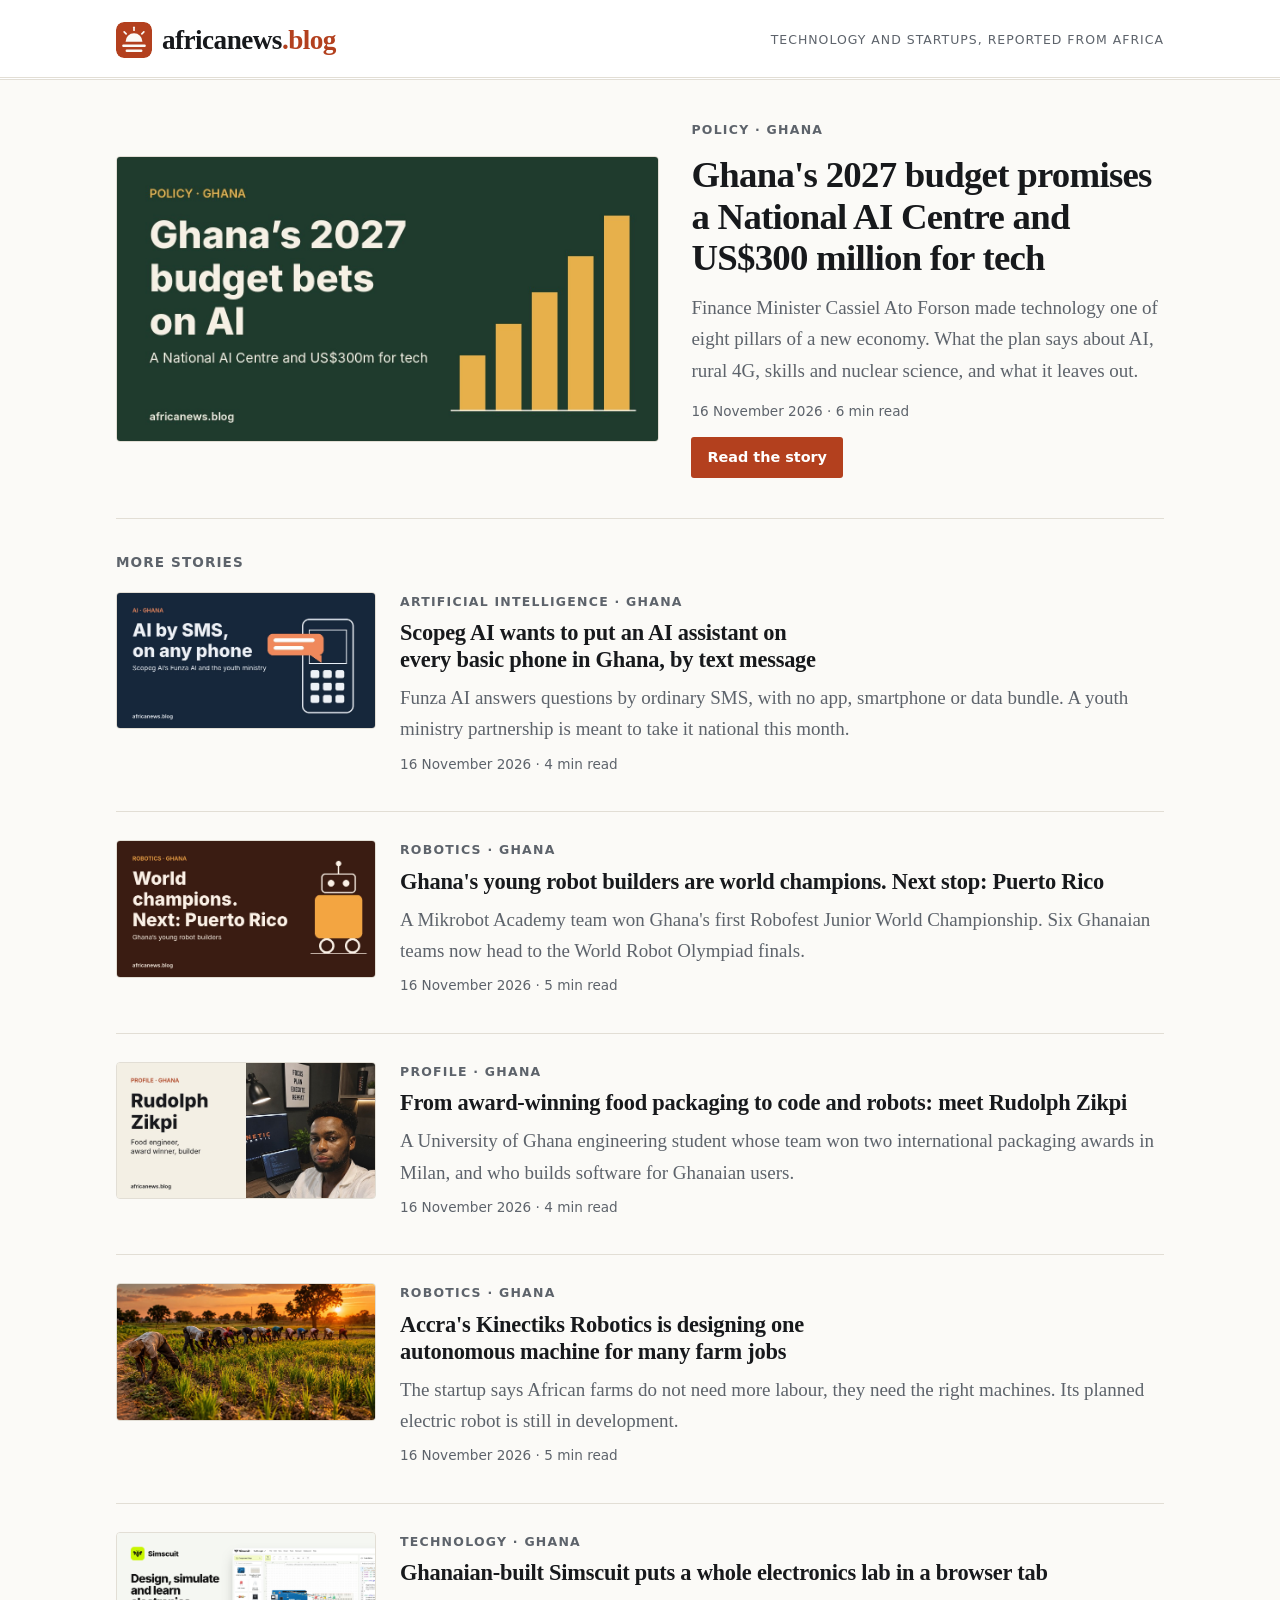
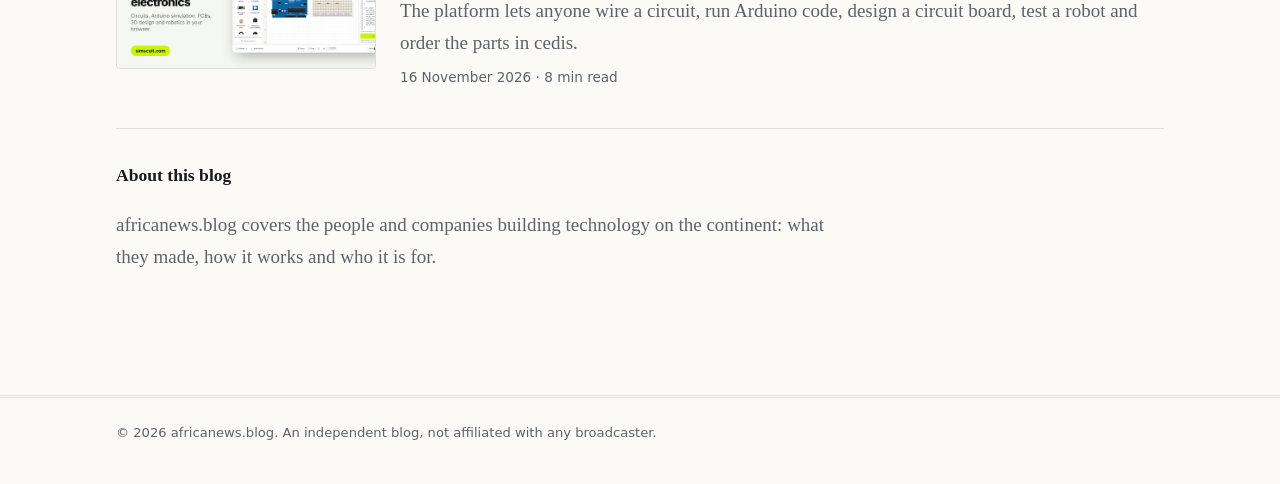
<file: index.html>
<!doctype html>
<html lang="en">
<head>
<meta charset="utf-8">
<meta name="viewport" content="width=device-width, initial-scale=1">
<title>africanews.blog: technology and startup stories from Africa</title>
<meta name="description" content="Stories about the people building technology across Africa, from Kinectiks Robotics and its farm robots to Simscuit, the electronics lab that runs in a browser.">
<link rel="canonical" href="https://africanews.blog/">
<meta property="og:type" content="website">
<meta property="og:site_name" content="africanews.blog">
<meta property="og:title" content="africanews.blog: technology and startup stories from Africa">
<meta property="og:description" content="Stories about the people building technology across Africa.">
<meta property="og:url" content="https://africanews.blog/">
<meta property="og:image" content="https://africanews.blog/assets/images/budget.jpg">
<meta name="twitter:card" content="summary_large_image">
<link rel="icon" href="/assets/brand/mark.svg" type="image/svg+xml">
<link rel="icon" href="/assets/brand/favicon-32.png" sizes="32x32" type="image/png">
<link rel="apple-touch-icon" href="/assets/brand/apple-touch-icon.png">
<link rel="stylesheet" href="/assets/style.css">
</head>
<body>

<header class="masthead">
  <div class="wrap">
    <a class="wordmark" href="/"><img class="logo-mark" src="/assets/brand/mark.svg" width="36" height="36" alt="">africanews<span>.blog</span></a>
    <span class="tagline">Technology and startups, reported from Africa</span>
  </div>
</header>

<main class="wrap">
  <section class="lead-story">
    <a href="/ghana-2027-budget-national-ai-centre-tech-plans/">
      <img src="/assets/images/budget.jpg" width="1200" height="630" alt="Illustration of a rising bar chart with the words: Ghana&#x27;s 2027 budget bets on AI">
    </a>
    <div>
      <p class="kicker">Policy · Ghana</p>
      <h1><a href="/ghana-2027-budget-national-ai-centre-tech-plans/">Ghana&#x27;s 2027 budget promises a National AI Centre and US$300 million for tech</a></h1>
      <p>Finance Minister Cassiel Ato Forson made technology one of eight pillars of a new economy. What the plan says about AI, rural 4G, skills and nuclear science, and what it leaves out.</p>
      <p class="meta">16 November 2026 · 6 min read</p>
      <a class="read-on" href="/ghana-2027-budget-national-ai-centre-tech-plans/">Read the story</a>
    </div>
  </section>

  <section class="more-stories">
    <h2>More stories</h2>
    <div class="story">
      <a href="/scopeg-funza-ai-sms-basic-phones-ghana/">
        <img src="/assets/images/funza.jpg" width="1200" height="630" alt="Illustration of a basic mobile phone with a text message bubble" loading="lazy">
      </a>
      <div>
        <p class="kicker">Artificial intelligence · Ghana</p>
        <h3><a href="/scopeg-funza-ai-sms-basic-phones-ghana/">Scopeg AI wants to put an AI assistant on every basic phone in Ghana, by text message</a></h3>
        <p>Funza AI answers questions by ordinary SMS, with no app, smartphone or data bundle. A youth ministry partnership is meant to take it national this month.</p>
        <p class="meta">16 November 2026 · 4 min read</p>
      </div>
    </div>
    <div class="story">
      <a href="/ghana-young-robotics-teams-robofest-world-robot-olympiad/">
        <img src="/assets/images/robotics.jpg" width="1200" height="630" alt="Illustration of a small wheeled robot" loading="lazy">
      </a>
      <div>
        <p class="kicker">Robotics · Ghana</p>
        <h3><a href="/ghana-young-robotics-teams-robofest-world-robot-olympiad/">Ghana&#x27;s young robot builders are world champions. Next stop: Puerto Rico</a></h3>
        <p>A Mikrobot Academy team won Ghana&#x27;s first Robofest Junior World Championship. Six Ghanaian teams now head to the World Robot Olympiad finals.</p>
        <p class="meta">16 November 2026 · 5 min read</p>
      </div>
    </div>
    <div class="story">
      <a href="/rudolph-zikpi-university-of-ghana-food-engineer-builder/">
        <img src="/assets/images/rudolph.jpg" width="1200" height="630" alt="Rudolph Zikpi at his desk" loading="lazy">
      </a>
      <div>
        <p class="kicker">Profile · Ghana</p>
        <h3><a href="/rudolph-zikpi-university-of-ghana-food-engineer-builder/">From award-winning food packaging to code and robots: meet Rudolph Zikpi</a></h3>
        <p>A University of Ghana engineering student whose team won two international packaging awards in Milan, and who builds software for Ghanaian users.</p>
        <p class="meta">16 November 2026 · 4 min read</p>
      </div>
    </div>
    <div class="story">
      <a href="/kinectiks-robotics-autonomous-machines-african-farms/">
        <img src="/assets/images/kinectiks.jpg" width="1200" height="630" alt="A line of farmers weeding a young crop by hand at sunset" loading="lazy">
      </a>
      <div>
        <p class="kicker">Robotics · Ghana</p>
        <h3><a href="/kinectiks-robotics-autonomous-machines-african-farms/">Accra&#x27;s Kinectiks Robotics is designing one autonomous machine for many farm jobs</a></h3>
        <p>The startup says African farms do not need more labour, they need the right machines. Its planned electric robot is still in development.</p>
        <p class="meta">16 November 2026 · 5 min read</p>
      </div>
    </div>
    <div class="story">
      <a href="/simscuit-ghana-electronics-lab-in-a-browser/">
        <img src="/assets/images/simscuit.png" width="1200" height="630" alt="Simscuit: design, simulate, learn and build electronics" loading="lazy">
      </a>
      <div>
        <p class="kicker">Technology · Ghana</p>
        <h3><a href="/simscuit-ghana-electronics-lab-in-a-browser/">Ghanaian-built Simscuit puts a whole electronics lab in a browser tab</a></h3>
        <p>The platform lets anyone wire a circuit, run Arduino code, design a circuit board, test a robot and order the parts in cedis.</p>
        <p class="meta">16 November 2026 · 8 min read</p>
      </div>
    </div>
  </section>

  <section class="home-note">
    <h2>About this blog</h2>
    <p>africanews.blog covers the people and companies building technology on the continent: what they made, how it works and who it is for.</p>
  </section>
</main>

<footer class="site-footer">
  <div class="wrap">© 2026 africanews.blog. An independent blog, not affiliated with any broadcaster.</div>
</footer>

</body>
</html>
</file>
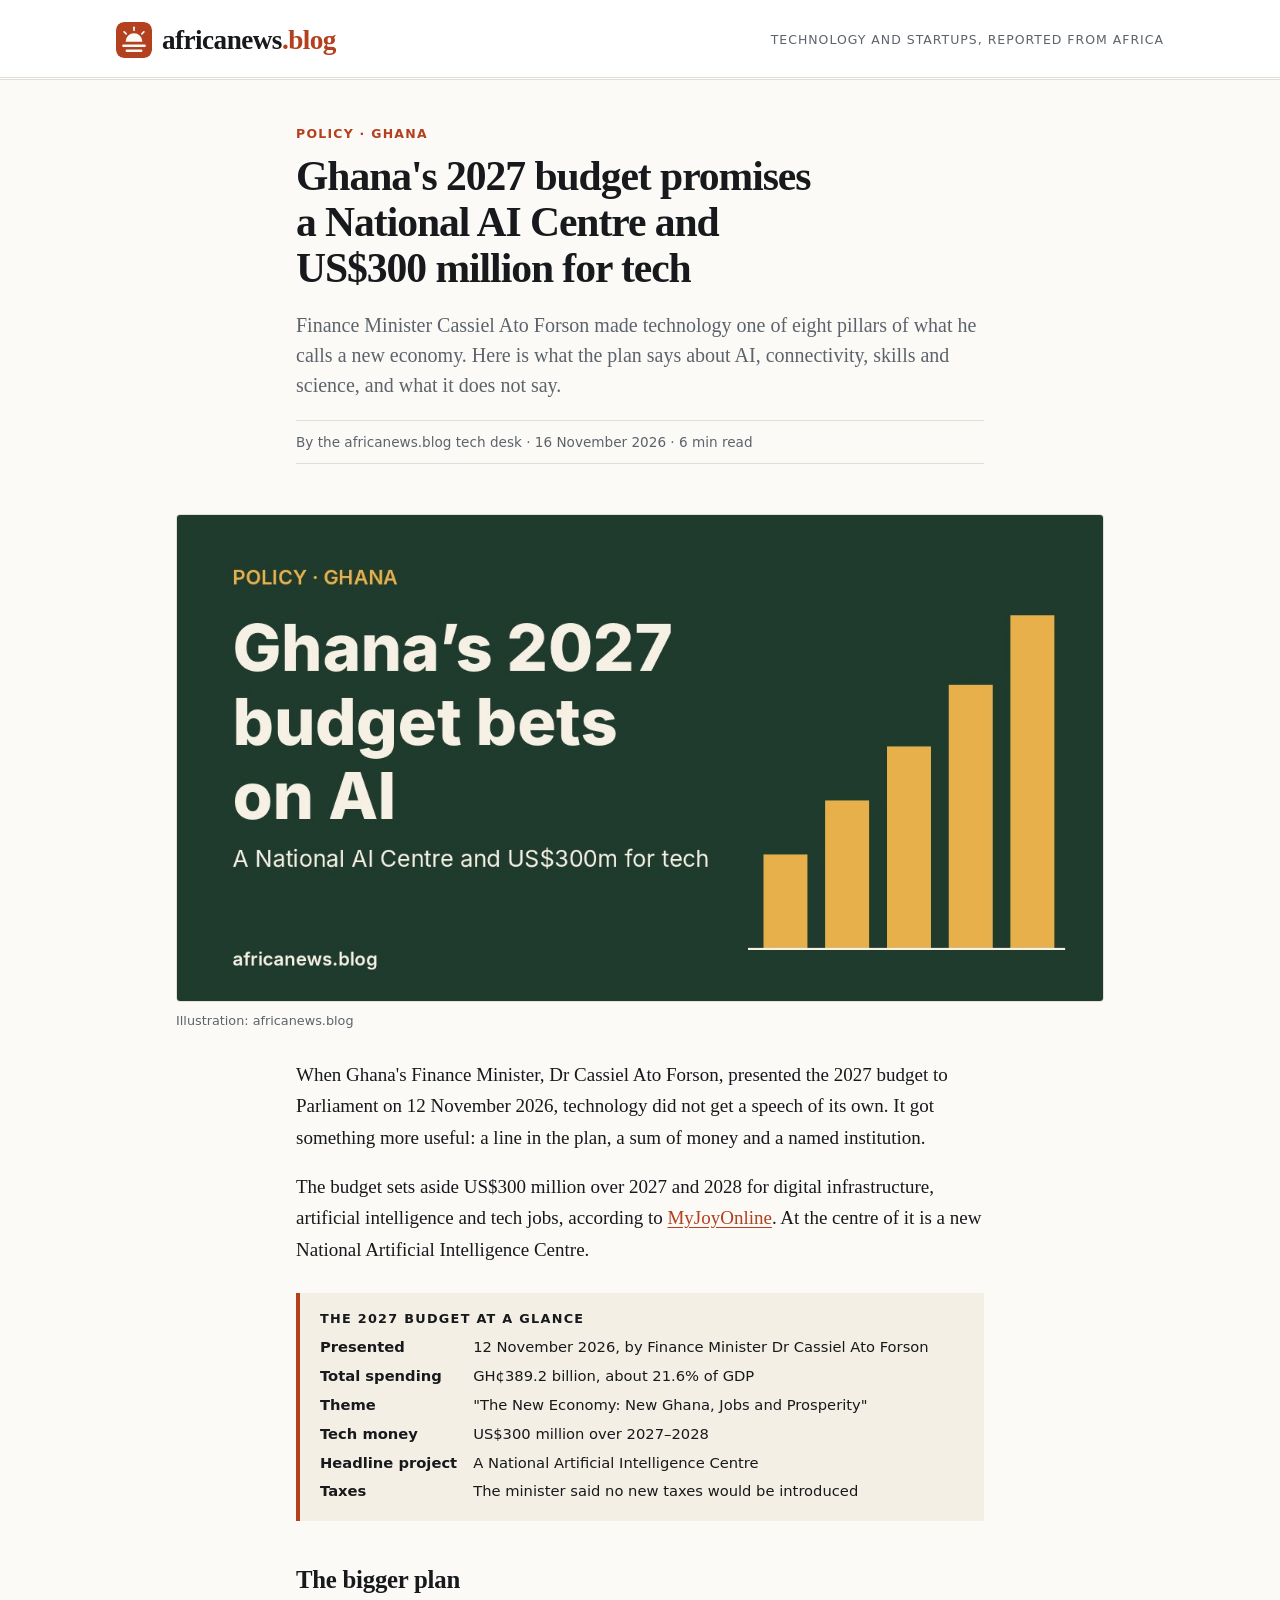
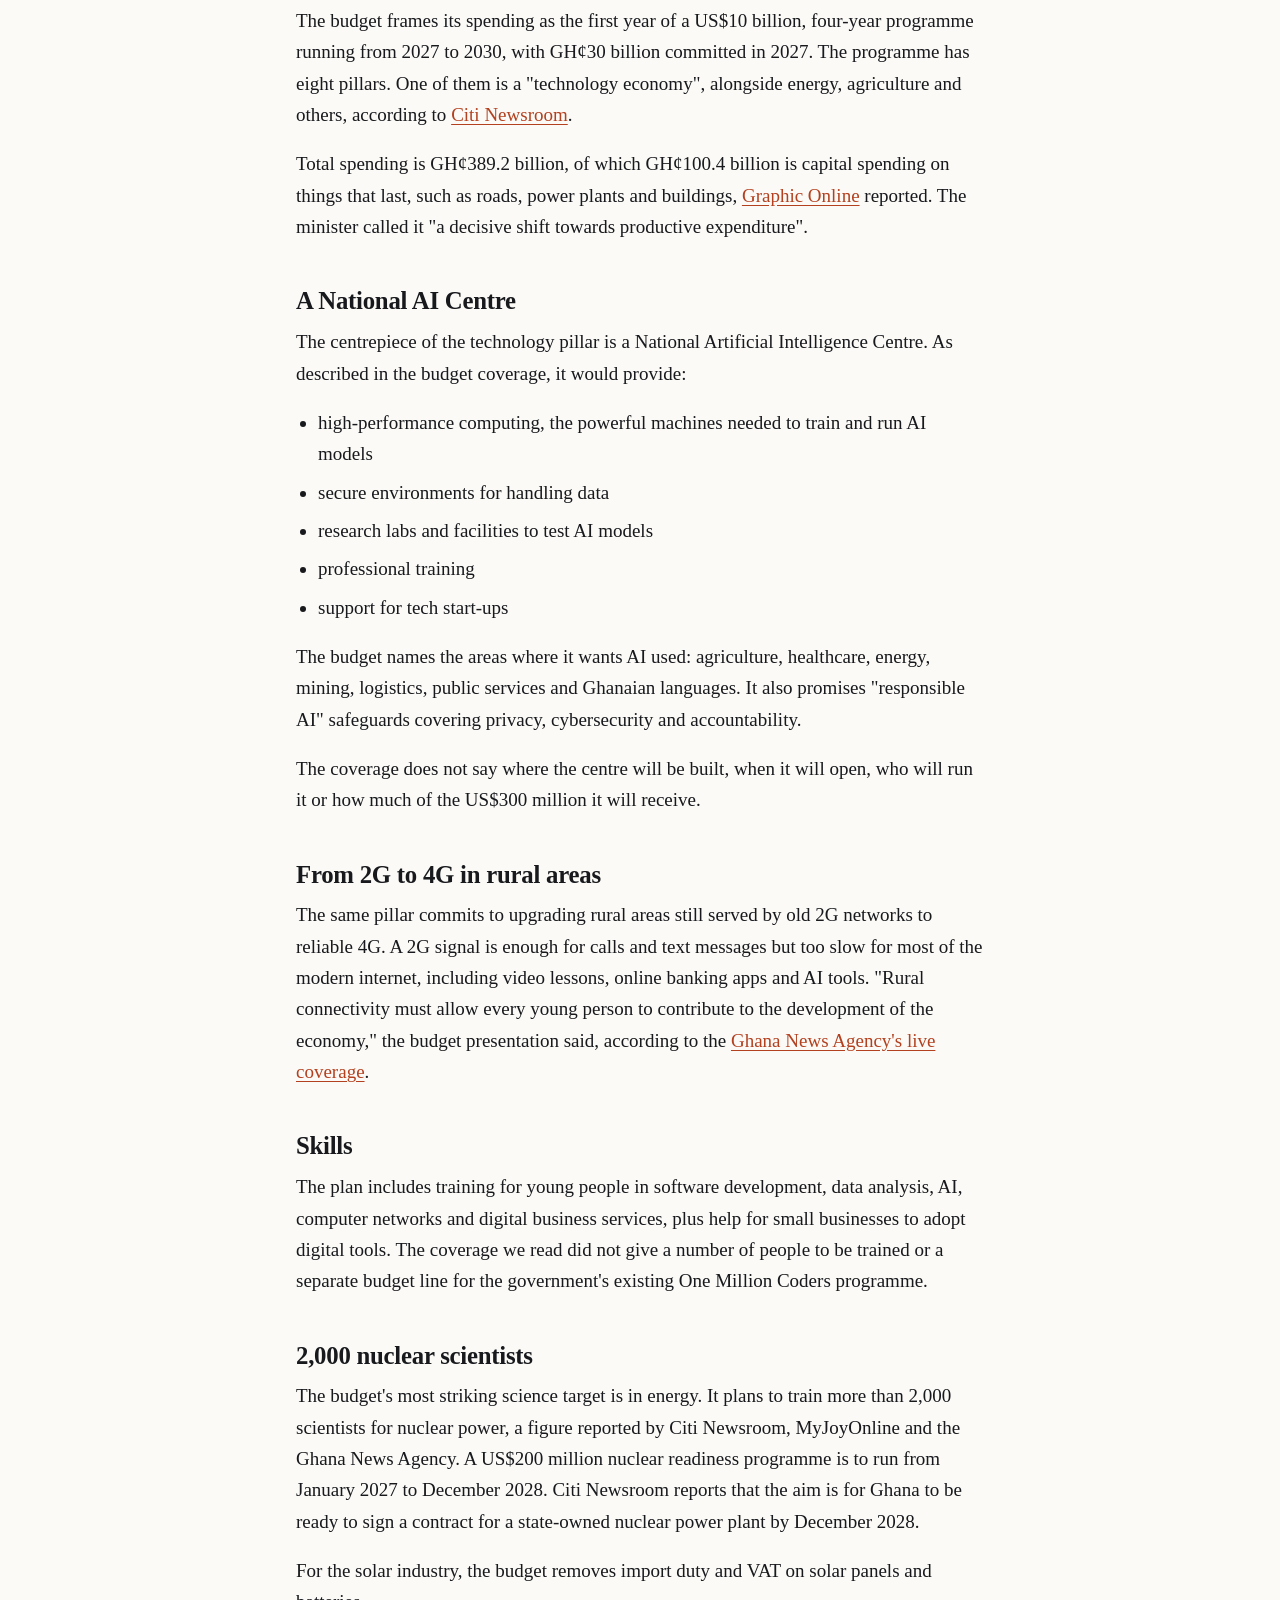
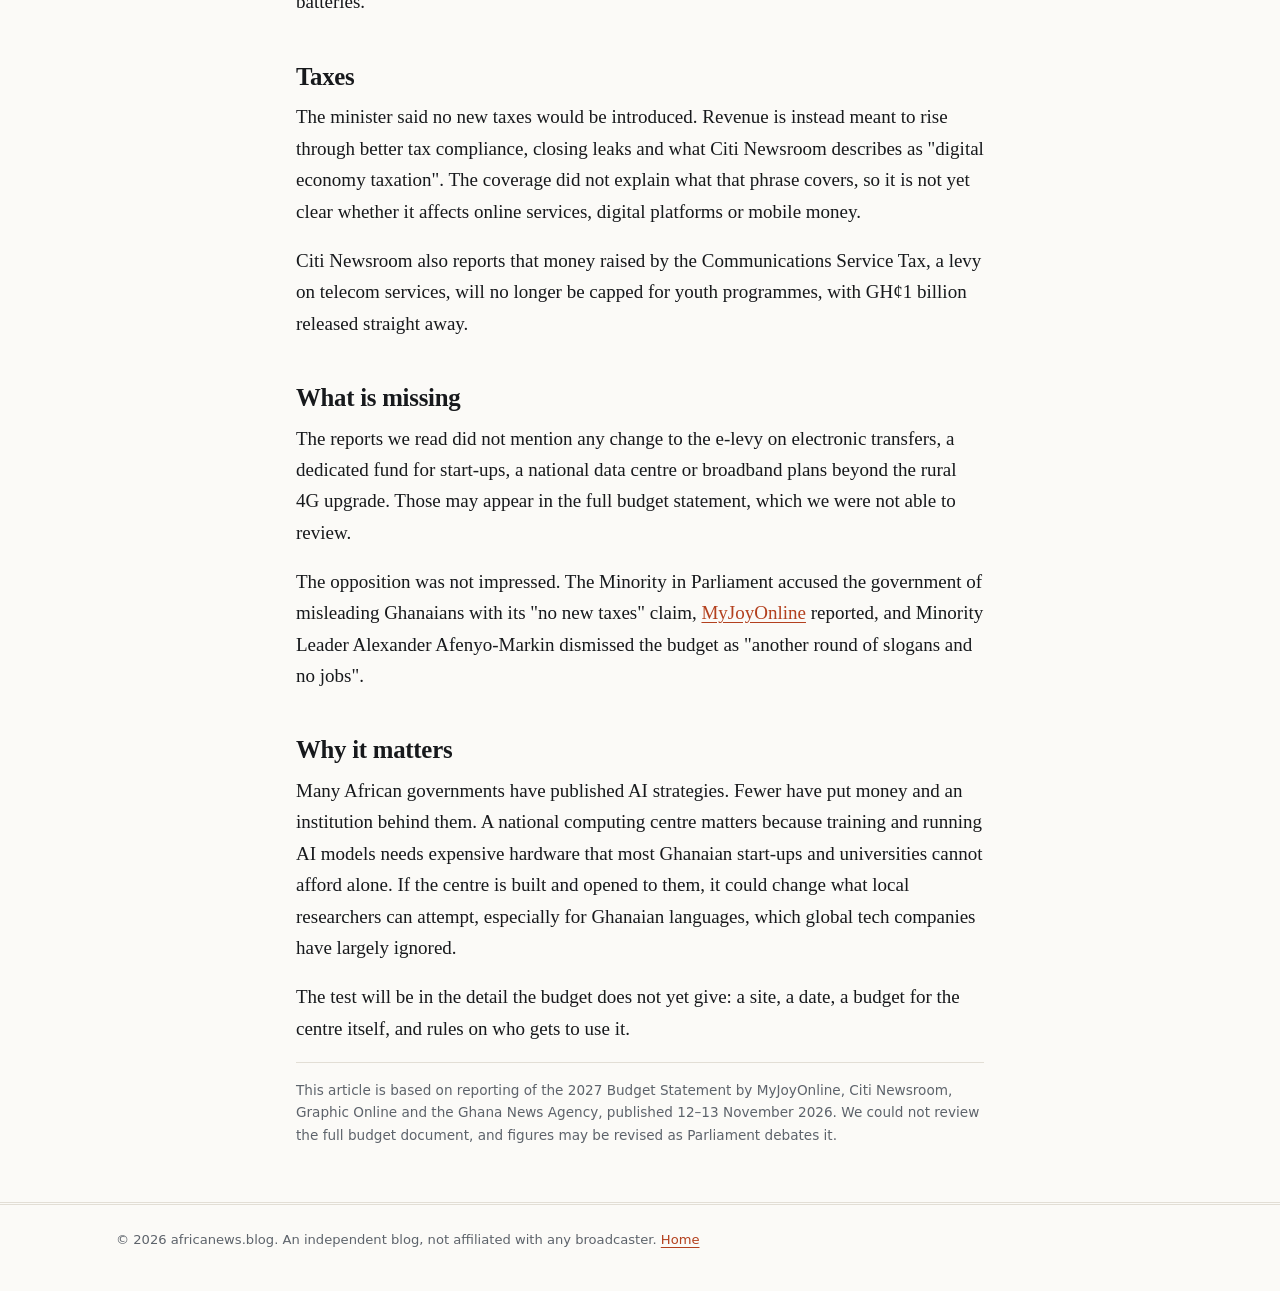
<file: ghana-2027-budget-national-ai-centre-tech-plans/index.html>
<!doctype html>
<html lang="en">
<head>
<meta charset="utf-8">
<meta name="viewport" content="width=device-width, initial-scale=1">
<title>Ghana&#x27;s 2027 budget promises a National AI Centre and US$300 million for tech | africanews.blog</title>
<meta name="description" content="What Ghana&#x27;s 2027 budget says about artificial intelligence, rural 4G, digital skills and nuclear science, and what it leaves out.">
<link rel="canonical" href="https://africanews.blog/ghana-2027-budget-national-ai-centre-tech-plans/">
<meta property="og:type" content="article">
<meta property="og:site_name" content="africanews.blog">
<meta property="og:title" content="Ghana&#x27;s 2027 budget promises a National AI Centre and US$300 million for tech">
<meta property="og:description" content="What Ghana&#x27;s 2027 budget says about artificial intelligence, rural 4G, digital skills and nuclear science, and what it leaves out.">
<meta property="og:url" content="https://africanews.blog/ghana-2027-budget-national-ai-centre-tech-plans/">
<meta property="og:image" content="https://africanews.blog/assets/images/budget.jpg">
<meta property="article:published_time" content="2026-11-16">
<meta name="twitter:card" content="summary_large_image">
<link rel="icon" href="/assets/brand/mark.svg" type="image/svg+xml">
<link rel="icon" href="/assets/brand/favicon-32.png" sizes="32x32" type="image/png">
<link rel="apple-touch-icon" href="/assets/brand/apple-touch-icon.png">
<link rel="stylesheet" href="/assets/style.css">
<script type="application/ld+json">
{
  "@context": "https://schema.org",
  "@type": "NewsArticle",
  "headline": "Ghana's 2027 budget promises a National AI Centre and US$300 million for tech",
  "description": "What Ghana's 2027 budget says about artificial intelligence, rural 4G, digital skills and nuclear science, and what it leaves out.",
  "image": [
    "https://africanews.blog/assets/images/budget.jpg"
  ],
  "datePublished": "2026-11-16",
  "dateModified": "2026-11-16",
  "author": {
    "@type": "Organization",
    "name": "africanews.blog"
  },
  "publisher": {
    "@type": "Organization",
    "name": "africanews.blog",
    "logo": { "@type": "ImageObject", "url": "https://africanews.blog/assets/brand/icon-512.png", "width": 512, "height": 512 }
  },
  "mainEntityOfPage": "https://africanews.blog/ghana-2027-budget-national-ai-centre-tech-plans/"
}
</script>
</head>
<body>

<header class="masthead">
  <div class="wrap">
    <a class="wordmark" href="/"><img class="logo-mark" src="/assets/brand/mark.svg" width="36" height="36" alt="">africanews<span>.blog</span></a>
    <span class="tagline">Technology and startups, reported from Africa</span>
  </div>
</header>

<main>
<article>
  <header class="narrow">
    <p class="kicker">Policy · Ghana</p>
    <h1>Ghana&#x27;s 2027 budget promises a National AI Centre and US$300 million for tech</h1>
    <p class="standfirst">Finance Minister Cassiel Ato Forson made technology one of eight pillars of what he calls a new economy. Here is what the plan says about AI, connectivity, skills and science, and what it does not say.</p>
    <p class="meta byline">By the africanews.blog tech desk · 16 November 2026 · 6 min read</p>
  </header>

  <figure>
    <img src="/assets/images/budget.jpg" width="1200" height="630" alt="Illustration of a rising bar chart with the words: Ghana&#x27;s 2027 budget bets on AI">
    <figcaption>Illustration: africanews.blog</figcaption>
  </figure>

  <div class="narrow body">

    <p>When Ghana's Finance Minister, Dr Cassiel Ato Forson, presented the 2027 budget to Parliament on 12 November 2026, technology did not get a speech of its own. It got something more useful: a line in the plan, a sum of money and a named institution.</p>

    <p>The budget sets aside US$300 million over 2027 and 2028 for digital infrastructure, artificial intelligence and tech jobs, according to <a href="https://www.myjoyonline.com/these-are-the-8-pillars-of-the-new-economy-in-the-2027-budget/" rel="noopener">MyJoyOnline</a>. At the centre of it is a new National Artificial Intelligence Centre.</p>

    <aside class="facts">
      <h2>The 2027 budget at a glance</h2>
      <dl>
        <dt>Presented</dt><dd>12 November 2026, by Finance Minister Dr Cassiel Ato Forson</dd>
        <dt>Total spending</dt><dd>GH¢389.2 billion, about 21.6% of GDP</dd>
        <dt>Theme</dt><dd>"The New Economy: New Ghana, Jobs and Prosperity"</dd>
        <dt>Tech money</dt><dd>US$300 million over 2027–2028</dd>
        <dt>Headline project</dt><dd>A National Artificial Intelligence Centre</dd>
        <dt>Taxes</dt><dd>The minister said no new taxes would be introduced</dd>
      </dl>
    </aside>

    <h2>The bigger plan</h2>

    <p>The budget frames its spending as the first year of a US$10 billion, four-year programme running from 2027 to 2030, with GH¢30 billion committed in 2027. The programme has eight pillars. One of them is a "technology economy", alongside energy, agriculture and others, according to <a href="https://citinewsroom.com/2026/11/2027-budget-10-key-takeaways-from-ato-forsons-economic-blueprint/" rel="noopener">Citi Newsroom</a>.</p>

    <p>Total spending is GH¢389.2 billion, of which GH¢100.4 billion is capital spending on things that last, such as roads, power plants and buildings, <a href="https://www.graphic.com.gh/business/business-news/ghc389-2billion-budget-ato-forson-unveils-2027-spending-plan.html" rel="noopener">Graphic Online</a> reported. The minister called it "a decisive shift towards productive expenditure".</p>

    <h2>A National AI Centre</h2>

    <p>The centrepiece of the technology pillar is a National Artificial Intelligence Centre. As described in the budget coverage, it would provide:</p>

    <ul>
      <li>high-performance computing, the powerful machines needed to train and run AI models</li>
      <li>secure environments for handling data</li>
      <li>research labs and facilities to test AI models</li>
      <li>professional training</li>
      <li>support for tech start-ups</li>
    </ul>

    <p>The budget names the areas where it wants AI used: agriculture, healthcare, energy, mining, logistics, public services and Ghanaian languages. It also promises "responsible AI" safeguards covering privacy, cybersecurity and accountability.</p>

    <p>The coverage does not say where the centre will be built, when it will open, who will run it or how much of the US$300 million it will receive.</p>

    <h2>From 2G to 4G in rural areas</h2>

    <p>The same pillar commits to upgrading rural areas still served by old 2G networks to reliable 4G. A 2G signal is enough for calls and text messages but too slow for most of the modern internet, including video lessons, online banking apps and AI tools. "Rural connectivity must allow every young person to contribute to the development of the economy," the budget presentation said, according to the <a href="https://gna.org.gh/2026/11/updates-presentation-2027-budget-statement-economic-policy/" rel="noopener">Ghana News Agency's live coverage</a>.</p>

    <h2>Skills</h2>

    <p>The plan includes training for young people in software development, data analysis, AI, computer networks and digital business services, plus help for small businesses to adopt digital tools. The coverage we read did not give a number of people to be trained or a separate budget line for the government's existing One Million Coders programme.</p>

    <h2>2,000 nuclear scientists</h2>

    <p>The budget's most striking science target is in energy. It plans to train more than 2,000 scientists for nuclear power, a figure reported by Citi Newsroom, MyJoyOnline and the Ghana News Agency. A US$200 million nuclear readiness programme is to run from January 2027 to December 2028. Citi Newsroom reports that the aim is for Ghana to be ready to sign a contract for a state-owned nuclear power plant by December 2028.</p>

    <p>For the solar industry, the budget removes import duty and VAT on solar panels and batteries.</p>

    <h2>Taxes</h2>

    <p>The minister said no new taxes would be introduced. Revenue is instead meant to rise through better tax compliance, closing leaks and what Citi Newsroom describes as "digital economy taxation". The coverage did not explain what that phrase covers, so it is not yet clear whether it affects online services, digital platforms or mobile money.</p>

    <p>Citi Newsroom also reports that money raised by the Communications Service Tax, a levy on telecom services, will no longer be capped for youth programmes, with GH¢1 billion released straight away.</p>

    <h2>What is missing</h2>

    <p>The reports we read did not mention any change to the e-levy on electronic transfers, a dedicated fund for start-ups, a national data centre or broadband plans beyond the rural 4G upgrade. Those may appear in the full budget statement, which we were not able to review.</p>

    <p>The opposition was not impressed. The Minority in Parliament accused the government of misleading Ghanaians with its "no new taxes" claim, <a href="https://www.myjoyonline.com/minority-accuses-govt-of-misleading-ghanaians-with-no-new-taxes-claim-in-2027-budget/" rel="noopener">MyJoyOnline</a> reported, and Minority Leader Alexander Afenyo-Markin dismissed the budget as "another round of slogans and no jobs".</p>

    <h2>Why it matters</h2>

    <p>Many African governments have published AI strategies. Fewer have put money and an institution behind them. A national computing centre matters because training and running AI models needs expensive hardware that most Ghanaian start-ups and universities cannot afford alone. If the centre is built and opened to them, it could change what local researchers can attempt, especially for Ghanaian languages, which global tech companies have largely ignored.</p>

    <p>The test will be in the detail the budget does not yet give: a site, a date, a budget for the centre itself, and rules on who gets to use it.</p>

    <p class="note">This article is based on reporting of the 2027 Budget Statement by MyJoyOnline, Citi Newsroom, Graphic Online and the Ghana News Agency, published 12–13 November 2026. We could not review the full budget document, and figures may be revised as Parliament debates it.</p>
  </div>
</article>
</main>

<footer class="site-footer">
  <div class="wrap">© 2026 africanews.blog. An independent blog, not affiliated with any broadcaster. <a href="/">Home</a></div>
</footer>

</body>
</html>
</file>
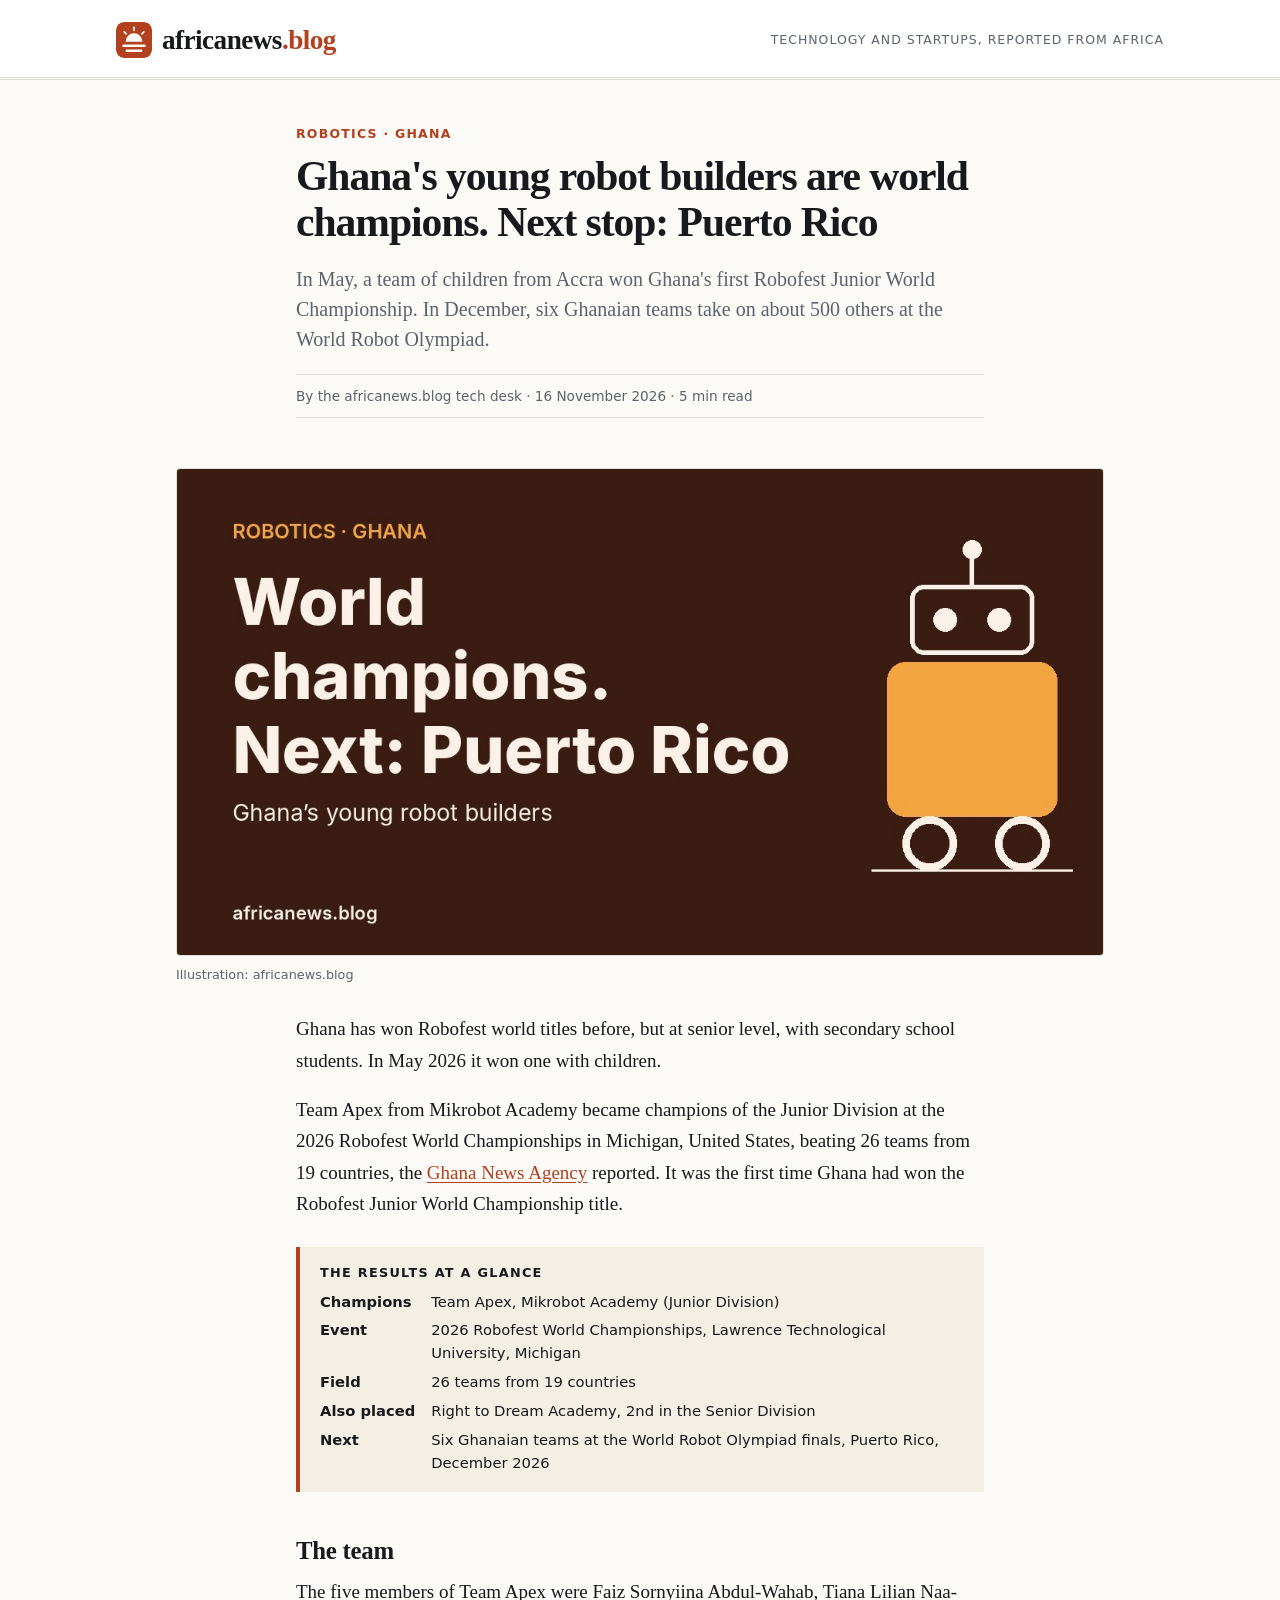
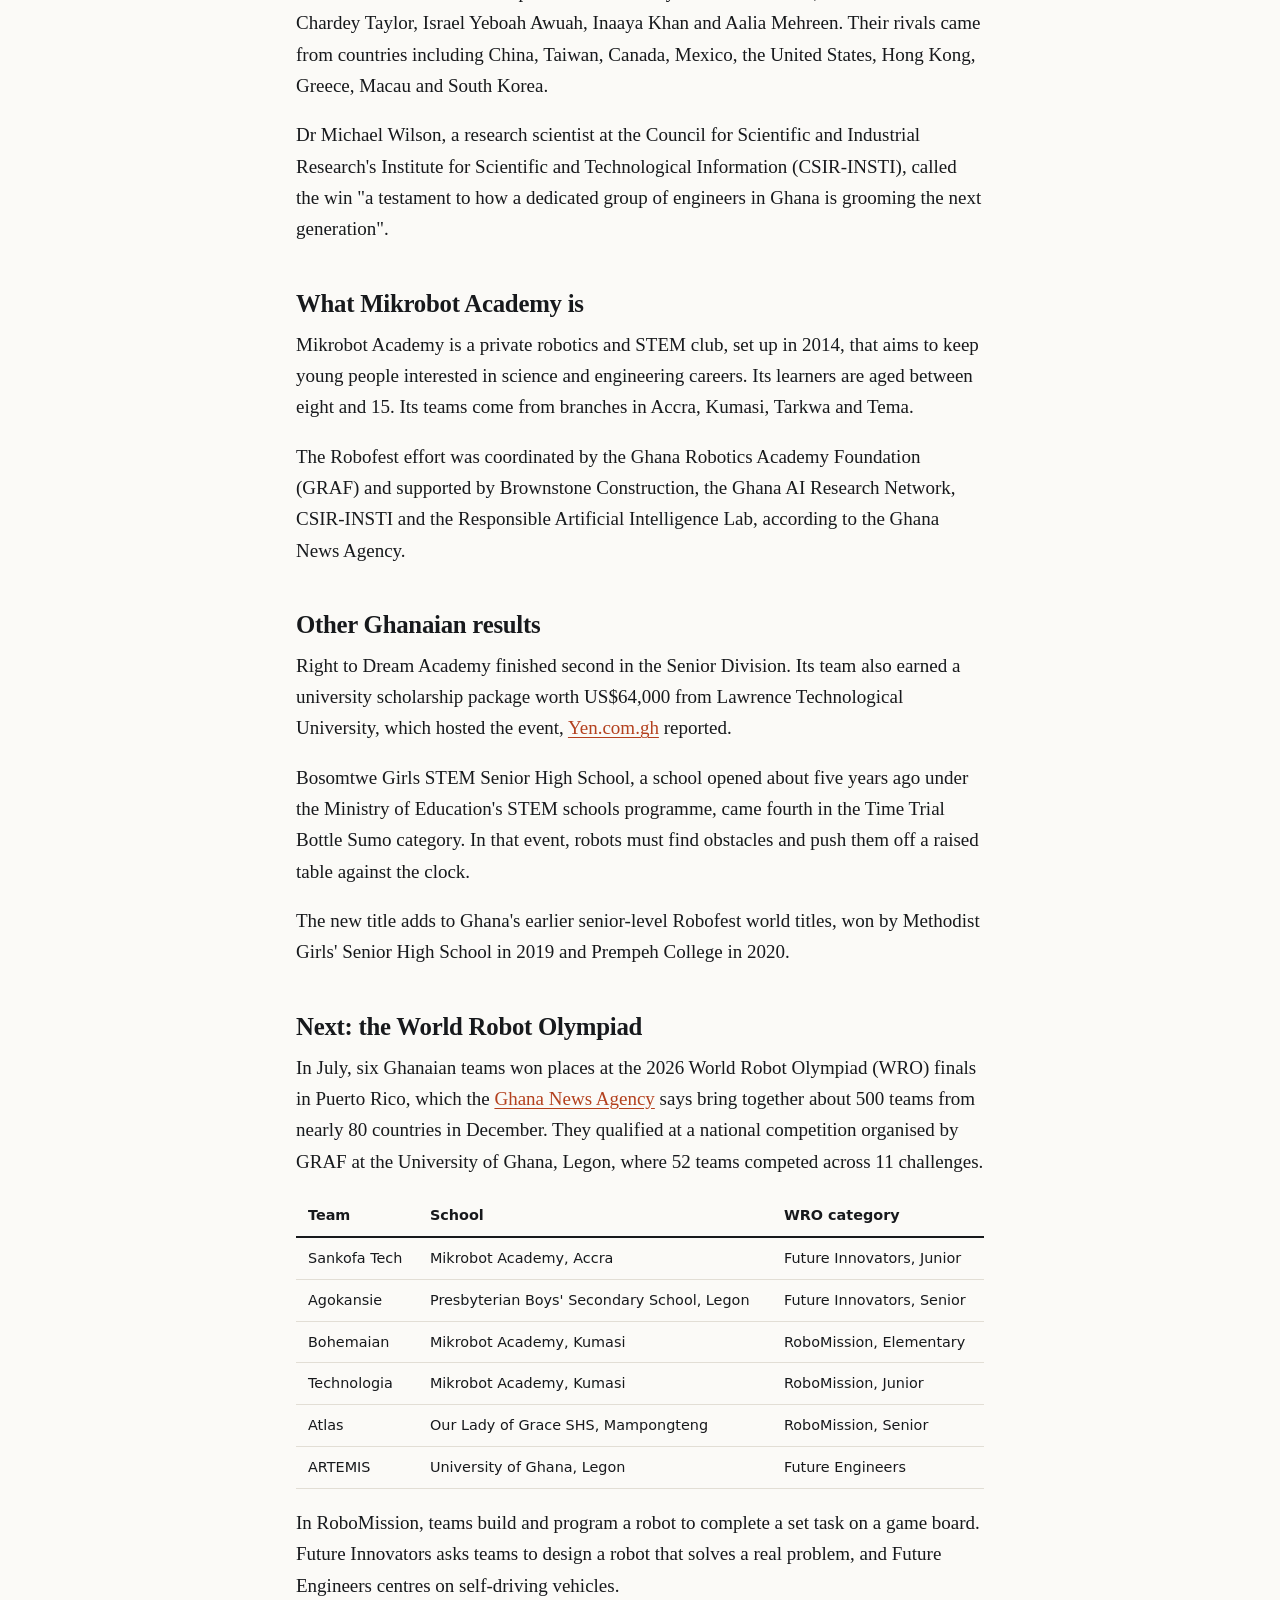
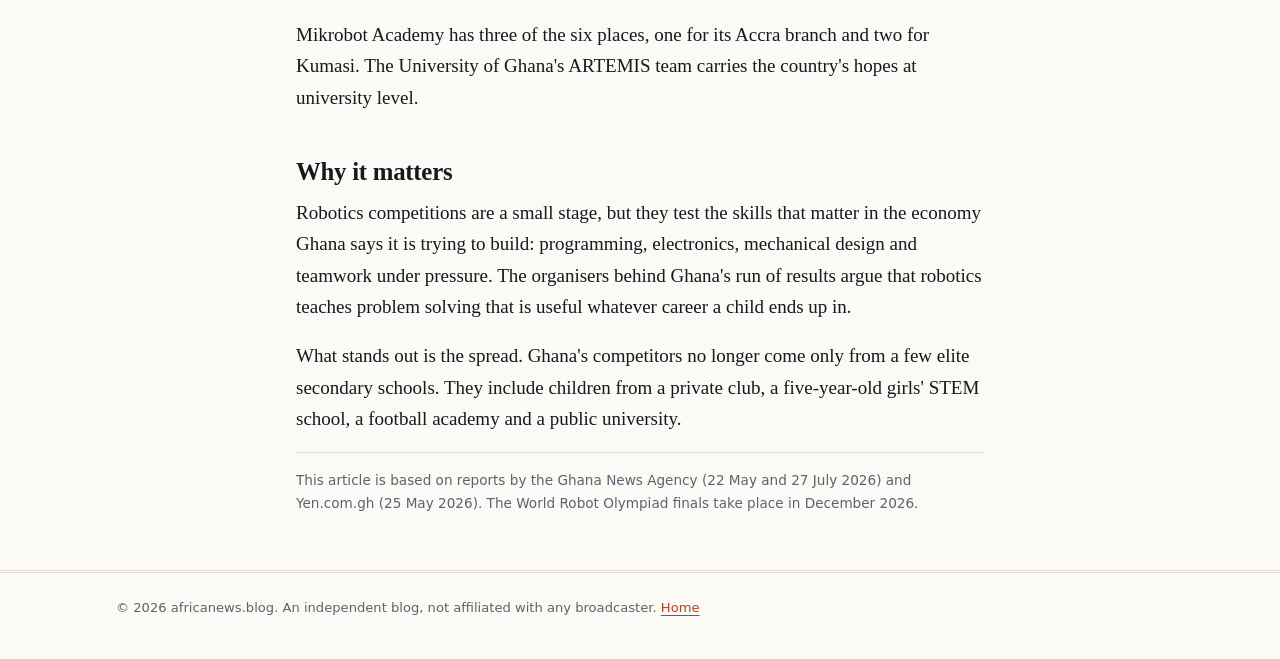
<file: ghana-young-robotics-teams-robofest-world-robot-olympiad/index.html>
<!doctype html>
<html lang="en">
<head>
<meta charset="utf-8">
<meta name="viewport" content="width=device-width, initial-scale=1">
<title>Ghana&#x27;s young robot builders are world champions. Next stop: Puerto Rico | africanews.blog</title>
<meta name="description" content="How a Mikrobot Academy team won Ghana&#x27;s first Robofest Junior World Championship, and the six Ghanaian teams heading to the World Robot Olympiad finals.">
<link rel="canonical" href="https://africanews.blog/ghana-young-robotics-teams-robofest-world-robot-olympiad/">
<meta property="og:type" content="article">
<meta property="og:site_name" content="africanews.blog">
<meta property="og:title" content="Ghana&#x27;s young robot builders are world champions. Next stop: Puerto Rico">
<meta property="og:description" content="How a Mikrobot Academy team won Ghana&#x27;s first Robofest Junior World Championship, and the six Ghanaian teams heading to the World Robot Olympiad finals.">
<meta property="og:url" content="https://africanews.blog/ghana-young-robotics-teams-robofest-world-robot-olympiad/">
<meta property="og:image" content="https://africanews.blog/assets/images/robotics.jpg">
<meta property="article:published_time" content="2026-11-16">
<meta name="twitter:card" content="summary_large_image">
<link rel="icon" href="/assets/brand/mark.svg" type="image/svg+xml">
<link rel="icon" href="/assets/brand/favicon-32.png" sizes="32x32" type="image/png">
<link rel="apple-touch-icon" href="/assets/brand/apple-touch-icon.png">
<link rel="stylesheet" href="/assets/style.css">
<script type="application/ld+json">
{
  "@context": "https://schema.org",
  "@type": "NewsArticle",
  "headline": "Ghana's young robot builders are world champions. Next stop: Puerto Rico",
  "description": "How a Mikrobot Academy team won Ghana's first Robofest Junior World Championship, and the six Ghanaian teams heading to the World Robot Olympiad finals.",
  "image": [
    "https://africanews.blog/assets/images/robotics.jpg"
  ],
  "datePublished": "2026-11-16",
  "dateModified": "2026-11-16",
  "author": {
    "@type": "Organization",
    "name": "africanews.blog"
  },
  "publisher": {
    "@type": "Organization",
    "name": "africanews.blog",
    "logo": { "@type": "ImageObject", "url": "https://africanews.blog/assets/brand/icon-512.png", "width": 512, "height": 512 }
  },
  "mainEntityOfPage": "https://africanews.blog/ghana-young-robotics-teams-robofest-world-robot-olympiad/"
}
</script>
</head>
<body>

<header class="masthead">
  <div class="wrap">
    <a class="wordmark" href="/"><img class="logo-mark" src="/assets/brand/mark.svg" width="36" height="36" alt="">africanews<span>.blog</span></a>
    <span class="tagline">Technology and startups, reported from Africa</span>
  </div>
</header>

<main>
<article>
  <header class="narrow">
    <p class="kicker">Robotics · Ghana</p>
    <h1>Ghana&#x27;s young robot builders are world champions. Next stop: Puerto Rico</h1>
    <p class="standfirst">In May, a team of children from Accra won Ghana's first Robofest Junior World Championship. In December, six Ghanaian teams take on about 500 others at the World Robot Olympiad.</p>
    <p class="meta byline">By the africanews.blog tech desk · 16 November 2026 · 5 min read</p>
  </header>

  <figure>
    <img src="/assets/images/robotics.jpg" width="1200" height="630" alt="Illustration of a small wheeled robot with the words: World champions. Next: Puerto Rico">
    <figcaption>Illustration: africanews.blog</figcaption>
  </figure>

  <div class="narrow body">

    <p>Ghana has won Robofest world titles before, but at senior level, with secondary school students. In May 2026 it won one with children.</p>

    <p>Team Apex from Mikrobot Academy became champions of the Junior Division at the 2026 Robofest World Championships in Michigan, United States, beating 26 teams from 19 countries, the <a href="https://gna.org.gh/2026/05/ghana-crowned-2026-robofest-junior-world-champions-as-mikrobot-academy-shines-on-global-stage/" rel="noopener">Ghana News Agency</a> reported. It was the first time Ghana had won the Robofest Junior World Championship title.</p>

    <aside class="facts">
      <h2>The results at a glance</h2>
      <dl>
        <dt>Champions</dt><dd>Team Apex, Mikrobot Academy (Junior Division)</dd>
        <dt>Event</dt><dd>2026 Robofest World Championships, Lawrence Technological University, Michigan</dd>
        <dt>Field</dt><dd>26 teams from 19 countries</dd>
        <dt>Also placed</dt><dd>Right to Dream Academy, 2nd in the Senior Division</dd>
        <dt>Next</dt><dd>Six Ghanaian teams at the World Robot Olympiad finals, Puerto Rico, December 2026</dd>
      </dl>
    </aside>

    <h2>The team</h2>

    <p>The five members of Team Apex were Faiz Sornyiina Abdul-Wahab, Tiana Lilian Naa-Chardey Taylor, Israel Yeboah Awuah, Inaaya Khan and Aalia Mehreen. Their rivals came from countries including China, Taiwan, Canada, Mexico, the United States, Hong Kong, Greece, Macau and South Korea.</p>

    <p>Dr Michael Wilson, a research scientist at the Council for Scientific and Industrial Research's Institute for Scientific and Technological Information (CSIR-INSTI), called the win "a testament to how a dedicated group of engineers in Ghana is grooming the next generation".</p>

    <h2>What Mikrobot Academy is</h2>

    <p>Mikrobot Academy is a private robotics and STEM club, set up in 2014, that aims to keep young people interested in science and engineering careers. Its learners are aged between eight and 15. Its teams come from branches in Accra, Kumasi, Tarkwa and Tema.</p>

    <p>The Robofest effort was coordinated by the Ghana Robotics Academy Foundation (GRAF) and supported by Brownstone Construction, the Ghana AI Research Network, CSIR-INSTI and the Responsible Artificial Intelligence Lab, according to the Ghana News Agency.</p>

    <h2>Other Ghanaian results</h2>

    <p>Right to Dream Academy finished second in the Senior Division. Its team also earned a university scholarship package worth US$64,000 from Lawrence Technological University, which hosted the event, <a href="https://yen.com.gh/people/305204-bosomtwe-stem-girls-shs-clinches-4th-place-2026-world-robofest-michigan/" rel="noopener">Yen.com.gh</a> reported.</p>

    <p>Bosomtwe Girls STEM Senior High School, a school opened about five years ago under the Ministry of Education's STEM schools programme, came fourth in the Time Trial Bottle Sumo category. In that event, robots must find obstacles and push them off a raised table against the clock.</p>

    <p>The new title adds to Ghana's earlier senior-level Robofest world titles, won by Methodist Girls' Senior High School in 2019 and Prempeh College in 2020.</p>

    <h2>Next: the World Robot Olympiad</h2>

    <p>In July, six Ghanaian teams won places at the 2026 World Robot Olympiad (WRO) finals in Puerto Rico, which the <a href="https://gna.org.gh/2026/07/six-ghanaian-teams-qualify-for-2026-world-robot-olympiad-finals-in-puerto-rico/" rel="noopener">Ghana News Agency</a> says bring together about 500 teams from nearly 80 countries in December. They qualified at a national competition organised by GRAF at the University of Ghana, Legon, where 52 teams competed across 11 challenges.</p>

    <div class="table-scroll">
    <table>
      <thead>
        <tr><th>Team</th><th>School</th><th>WRO category</th></tr>
      </thead>
      <tbody>
        <tr><td>Sankofa Tech</td><td>Mikrobot Academy, Accra</td><td>Future Innovators, Junior</td></tr>
        <tr><td>Agokansie</td><td>Presbyterian Boys&#x27; Secondary School, Legon</td><td>Future Innovators, Senior</td></tr>
        <tr><td>Bohemaian</td><td>Mikrobot Academy, Kumasi</td><td>RoboMission, Elementary</td></tr>
        <tr><td>Technologia</td><td>Mikrobot Academy, Kumasi</td><td>RoboMission, Junior</td></tr>
        <tr><td>Atlas</td><td>Our Lady of Grace SHS, Mampongteng</td><td>RoboMission, Senior</td></tr>
        <tr><td>ARTEMIS</td><td>University of Ghana, Legon</td><td>Future Engineers</td></tr>
      </tbody>
    </table>
    </div>

    <p>In RoboMission, teams build and program a robot to complete a set task on a game board. Future Innovators asks teams to design a robot that solves a real problem, and Future Engineers centres on self-driving vehicles.</p>

    <p>Mikrobot Academy has three of the six places, one for its Accra branch and two for Kumasi. The University of Ghana's ARTEMIS team carries the country's hopes at university level.</p>

    <h2>Why it matters</h2>

    <p>Robotics competitions are a small stage, but they test the skills that matter in the economy Ghana says it is trying to build: programming, electronics, mechanical design and teamwork under pressure. The organisers behind Ghana's run of results argue that robotics teaches problem solving that is useful whatever career a child ends up in.</p>

    <p>What stands out is the spread. Ghana's competitors no longer come only from a few elite secondary schools. They include children from a private club, a five-year-old girls' STEM school, a football academy and a public university.</p>

    <p class="note">This article is based on reports by the Ghana News Agency (22 May and 27 July 2026) and Yen.com.gh (25 May 2026). The World Robot Olympiad finals take place in December 2026.</p>
  </div>
</article>
</main>

<footer class="site-footer">
  <div class="wrap">© 2026 africanews.blog. An independent blog, not affiliated with any broadcaster. <a href="/">Home</a></div>
</footer>

</body>
</html>
</file>
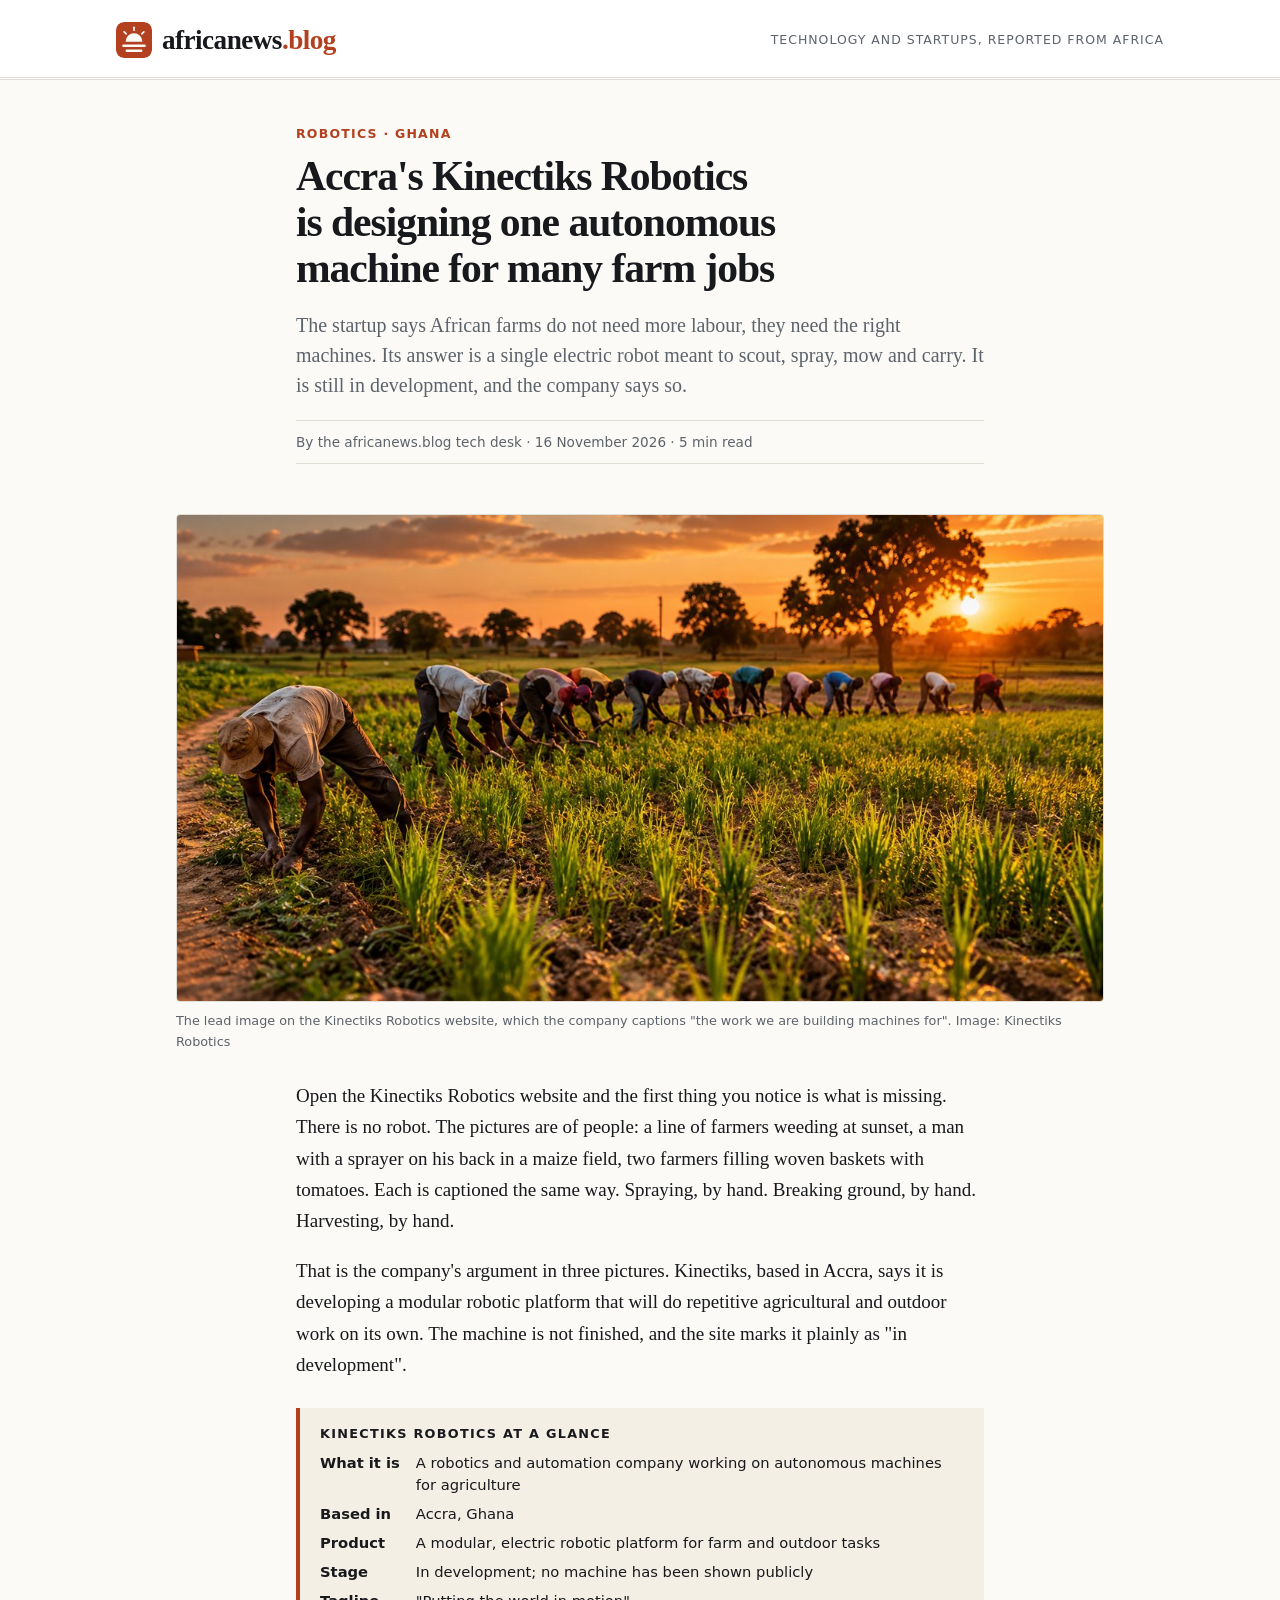
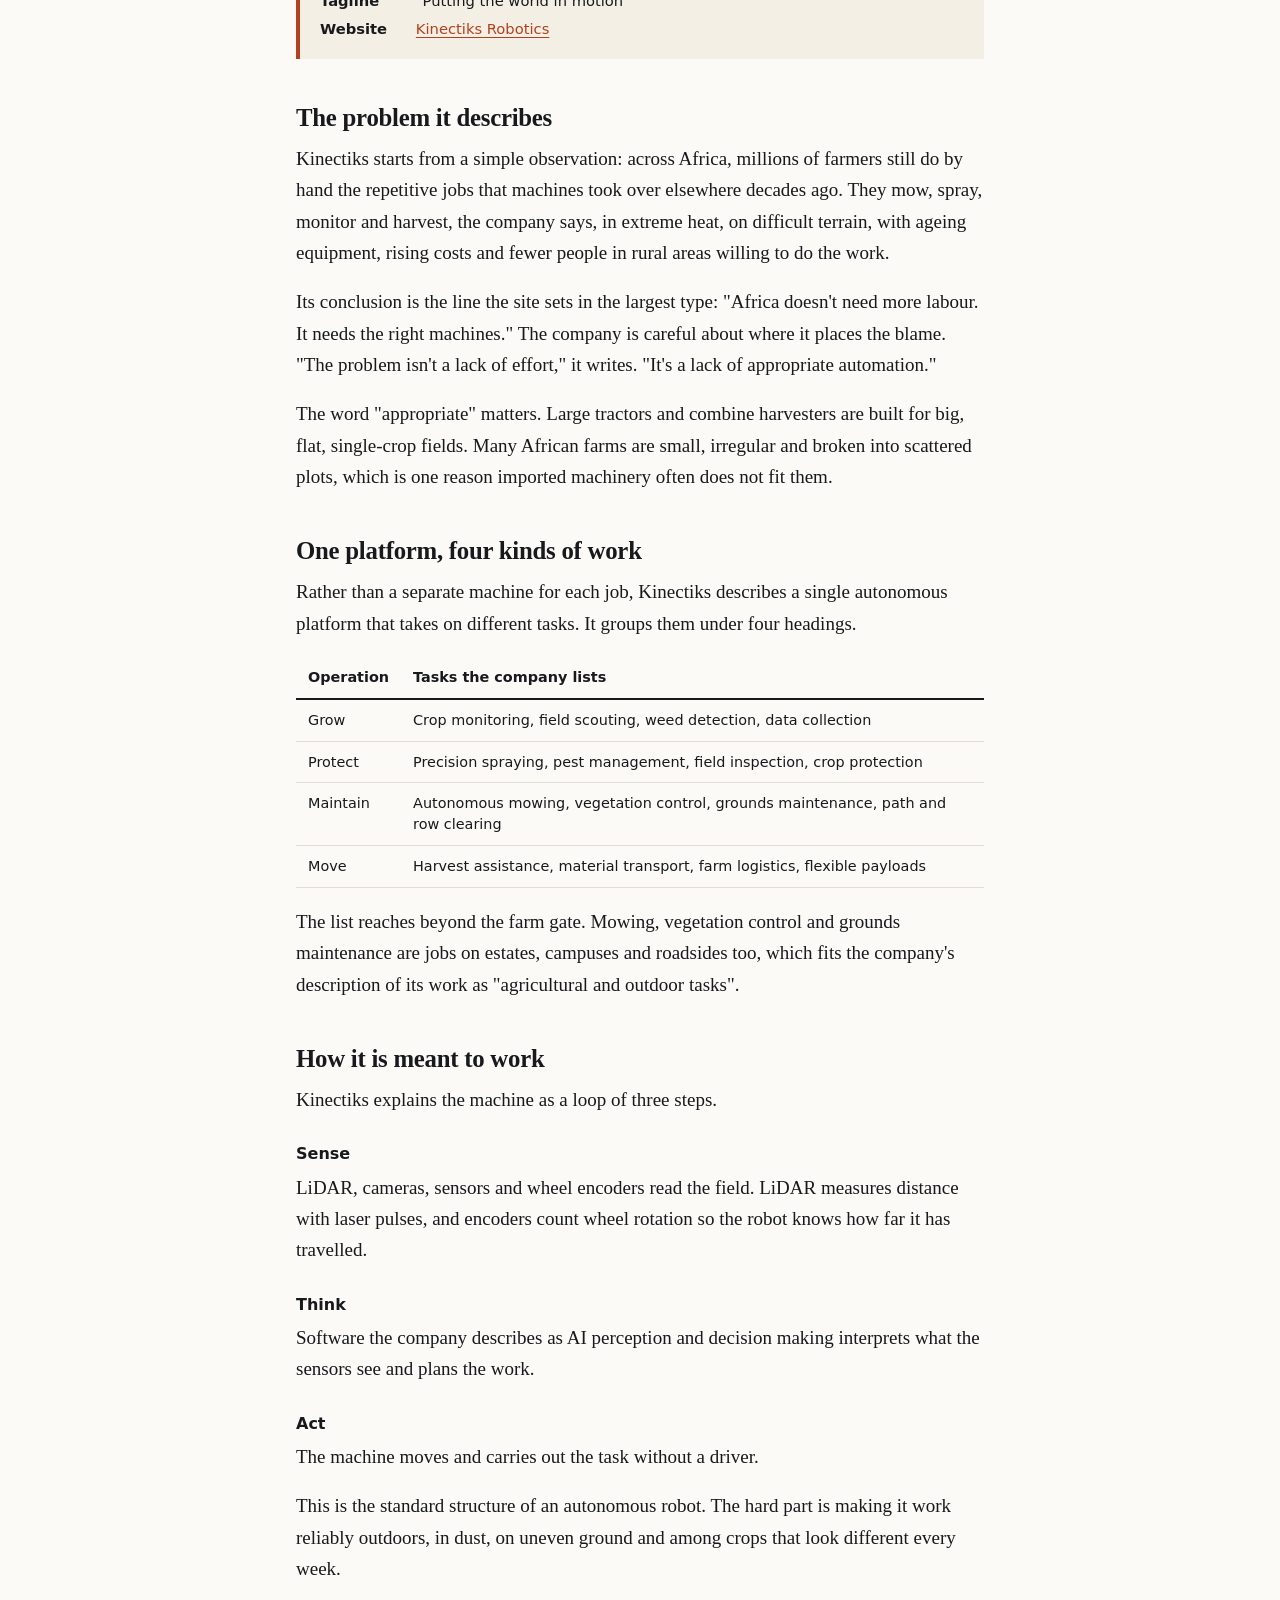
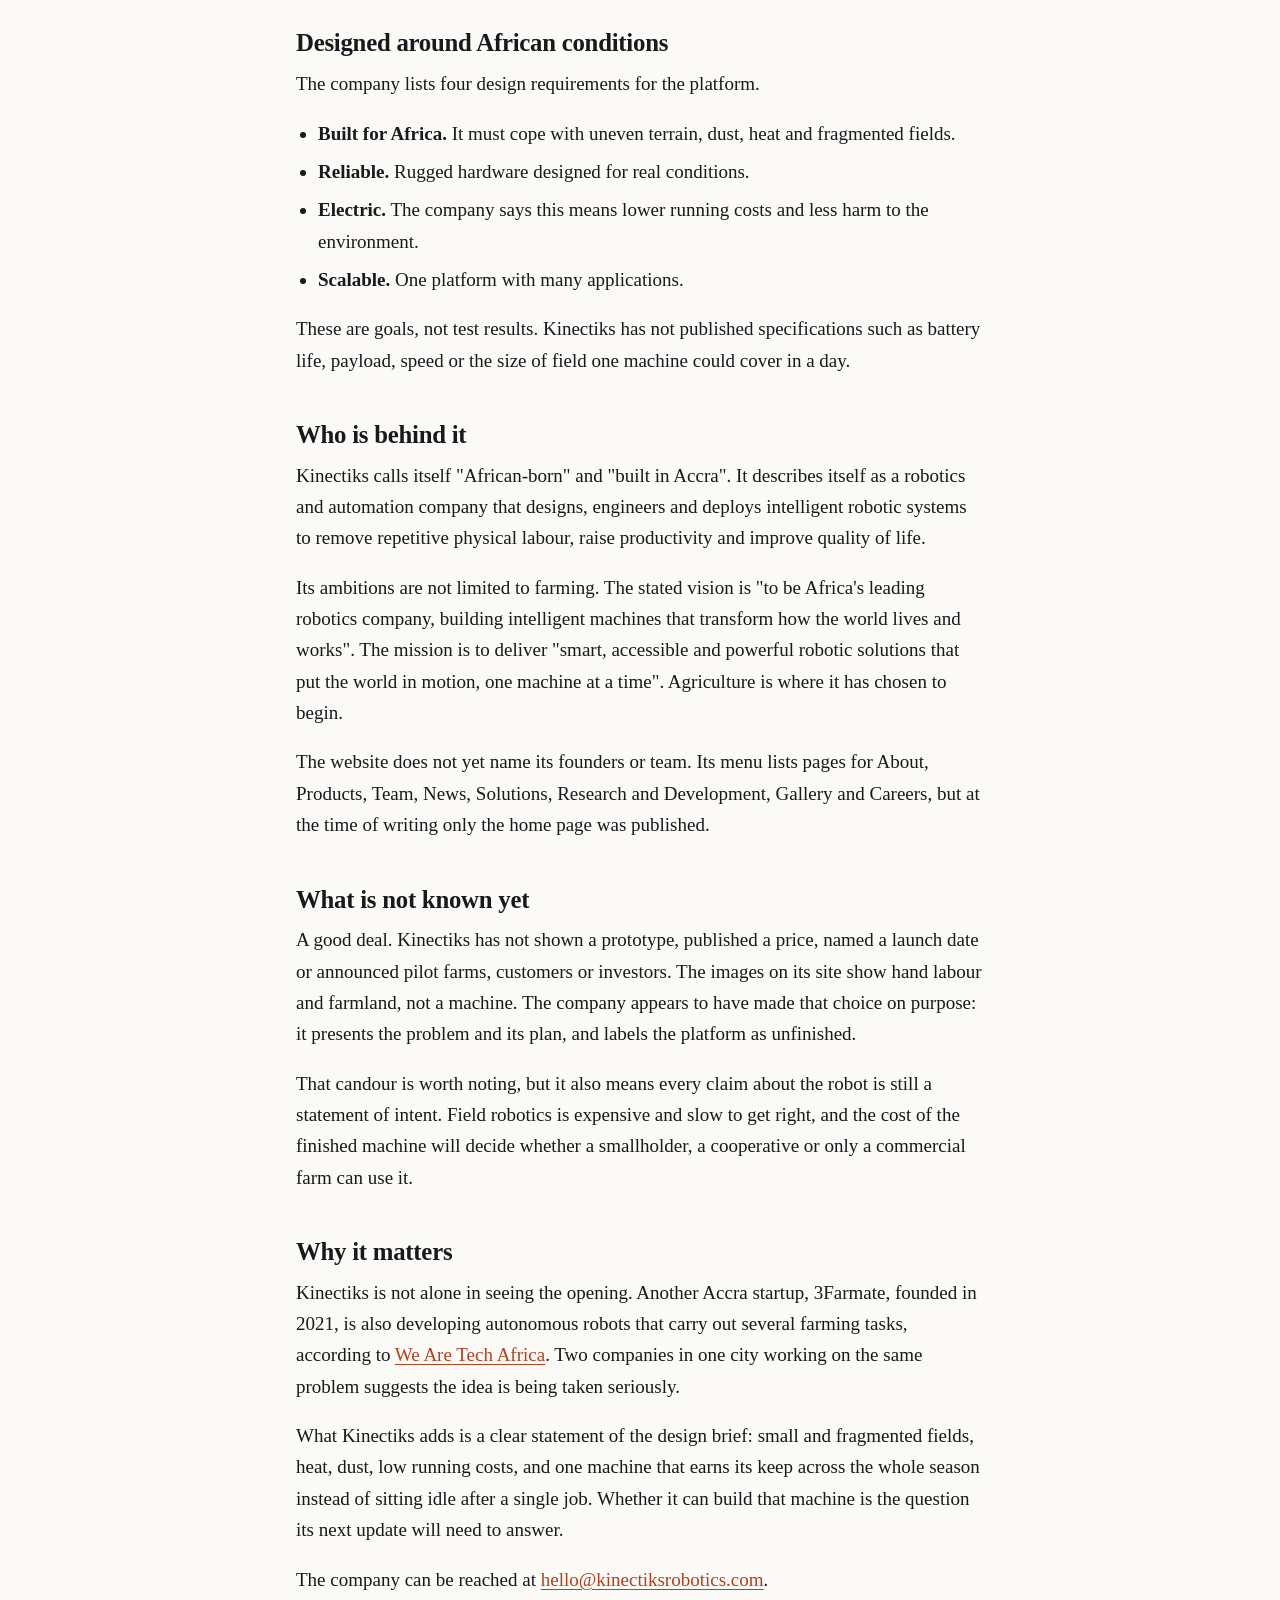
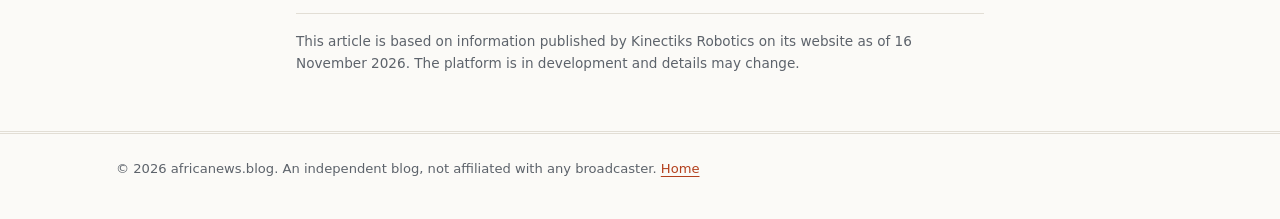
<file: kinectiks-robotics-autonomous-machines-african-farms/index.html>
<!doctype html>
<html lang="en">
<head>
<meta charset="utf-8">
<meta name="viewport" content="width=device-width, initial-scale=1">
<title>Accra's Kinectiks Robotics is designing one autonomous machine for many farm jobs | africanews.blog</title>
<meta name="description" content="What Kinectiks Robotics is, the farm labour problem it is aimed at, how its planned modular robot is meant to work, and what the Accra startup has not yet shown.">
<link rel="canonical" href="https://africanews.blog/kinectiks-robotics-autonomous-machines-african-farms/">
<meta property="og:type" content="article">
<meta property="og:site_name" content="africanews.blog">
<meta property="og:title" content="Accra's Kinectiks Robotics is designing one autonomous machine for many farm jobs">
<meta property="og:description" content="What Kinectiks Robotics is building, who it is for and what it has not yet shown.">
<meta property="og:url" content="https://africanews.blog/kinectiks-robotics-autonomous-machines-african-farms/">
<meta property="og:image" content="https://africanews.blog/assets/images/kinectiks.jpg">
<meta property="article:published_time" content="2026-11-16">
<meta name="twitter:card" content="summary_large_image">
<link rel="icon" href="/assets/brand/mark.svg" type="image/svg+xml">
<link rel="icon" href="/assets/brand/favicon-32.png" sizes="32x32" type="image/png">
<link rel="apple-touch-icon" href="/assets/brand/apple-touch-icon.png">
<link rel="stylesheet" href="/assets/style.css">
<script type="application/ld+json">
{
  "@context": "https://schema.org",
  "@type": "NewsArticle",
  "headline": "Accra's Kinectiks Robotics is designing one autonomous machine for many farm jobs",
  "description": "What Kinectiks Robotics is building, who it is for and what it has not yet shown.",
  "image": ["https://africanews.blog/assets/images/kinectiks.jpg"],
  "datePublished": "2026-11-16",
  "dateModified": "2026-11-16",
  "author": { "@type": "Organization", "name": "africanews.blog" },
  "publisher": { "@type": "Organization", "name": "africanews.blog", "logo": { "@type": "ImageObject", "url": "https://africanews.blog/assets/brand/icon-512.png", "width": 512, "height": 512 } },
  "mainEntityOfPage": "https://africanews.blog/kinectiks-robotics-autonomous-machines-african-farms/"
}
</script>
</head>
<body>

<header class="masthead">
  <div class="wrap">
    <a class="wordmark" href="/"><img class="logo-mark" src="/assets/brand/mark.svg" width="36" height="36" alt="">africanews<span>.blog</span></a>
    <span class="tagline">Technology and startups, reported from Africa</span>
  </div>
</header>

<main>
<article>
  <header class="narrow">
    <p class="kicker">Robotics · Ghana</p>
    <h1>Accra's Kinectiks Robotics is designing one autonomous machine for many farm jobs</h1>
    <p class="standfirst">The startup says African farms do not need more labour, they need the right machines. Its answer is a single electric robot meant to scout, spray, mow and carry. It is still in development, and the company says so.</p>
    <p class="meta byline">By the africanews.blog tech desk · 16 November 2026 · 5 min read</p>
  </header>

  <figure>
    <img src="/assets/images/kinectiks.jpg" width="1200" height="630" alt="A line of farmers bent over, weeding a young crop by hand at sunset">
    <figcaption>The lead image on the Kinectiks Robotics website, which the company captions "the work we are building machines for". Image: Kinectiks Robotics</figcaption>
  </figure>

  <div class="narrow body">

    <p>Open the Kinectiks Robotics website and the first thing you notice is what is missing. There is no robot. The pictures are of people: a line of farmers weeding at sunset, a man with a sprayer on his back in a maize field, two farmers filling woven baskets with tomatoes. Each is captioned the same way. Spraying, by hand. Breaking ground, by hand. Harvesting, by hand.</p>

    <p>That is the company's argument in three pictures. Kinectiks, based in Accra, says it is developing a modular robotic platform that will do repetitive agricultural and outdoor work on its own. The machine is not finished, and the site marks it plainly as "in development".</p>

    <aside class="facts">
      <h2>Kinectiks Robotics at a glance</h2>
      <dl>
        <dt>What it is</dt><dd>A robotics and automation company working on autonomous machines for agriculture</dd>
        <dt>Based in</dt><dd>Accra, Ghana</dd>
        <dt>Product</dt><dd>A modular, electric robotic platform for farm and outdoor tasks</dd>
        <dt>Stage</dt><dd>In development; no machine has been shown publicly</dd>
        <dt>Tagline</dt><dd>"Putting the world in motion"</dd>
        <dt>Website</dt><dd><a href="https://rudolphdeladem.github.io/Kinectiks-Robotics/" rel="noopener">Kinectiks Robotics</a></dd>
      </dl>
    </aside>

    <h2>The problem it describes</h2>

    <p>Kinectiks starts from a simple observation: across Africa, millions of farmers still do by hand the repetitive jobs that machines took over elsewhere decades ago. They mow, spray, monitor and harvest, the company says, in extreme heat, on difficult terrain, with ageing equipment, rising costs and fewer people in rural areas willing to do the work.</p>

    <p>Its conclusion is the line the site sets in the largest type: "Africa doesn't need more labour. It needs the right machines." The company is careful about where it places the blame. "The problem isn't a lack of effort," it writes. "It's a lack of appropriate automation."</p>

    <p>The word "appropriate" matters. Large tractors and combine harvesters are built for big, flat, single-crop fields. Many African farms are small, irregular and broken into scattered plots, which is one reason imported machinery often does not fit them.</p>

    <h2>One platform, four kinds of work</h2>

    <p>Rather than a separate machine for each job, Kinectiks describes a single autonomous platform that takes on different tasks. It groups them under four headings.</p>

    <div class="table-scroll">
    <table>
      <thead>
        <tr><th>Operation</th><th>Tasks the company lists</th></tr>
      </thead>
      <tbody>
        <tr><td>Grow</td><td>Crop monitoring, field scouting, weed detection, data collection</td></tr>
        <tr><td>Protect</td><td>Precision spraying, pest management, field inspection, crop protection</td></tr>
        <tr><td>Maintain</td><td>Autonomous mowing, vegetation control, grounds maintenance, path and row clearing</td></tr>
        <tr><td>Move</td><td>Harvest assistance, material transport, farm logistics, flexible payloads</td></tr>
      </tbody>
    </table>
    </div>

    <p>The list reaches beyond the farm gate. Mowing, vegetation control and grounds maintenance are jobs on estates, campuses and roadsides too, which fits the company's description of its work as "agricultural and outdoor tasks".</p>

    <h2>How it is meant to work</h2>

    <p>Kinectiks explains the machine as a loop of three steps.</p>

    <h3>Sense</h3>
    <p>LiDAR, cameras, sensors and wheel encoders read the field. LiDAR measures distance with laser pulses, and encoders count wheel rotation so the robot knows how far it has travelled.</p>

    <h3>Think</h3>
    <p>Software the company describes as AI perception and decision making interprets what the sensors see and plans the work.</p>

    <h3>Act</h3>
    <p>The machine moves and carries out the task without a driver.</p>

    <p>This is the standard structure of an autonomous robot. The hard part is making it work reliably outdoors, in dust, on uneven ground and among crops that look different every week.</p>

    <h2>Designed around African conditions</h2>

    <p>The company lists four design requirements for the platform.</p>

    <ul>
      <li><strong>Built for Africa.</strong> It must cope with uneven terrain, dust, heat and fragmented fields.</li>
      <li><strong>Reliable.</strong> Rugged hardware designed for real conditions.</li>
      <li><strong>Electric.</strong> The company says this means lower running costs and less harm to the environment.</li>
      <li><strong>Scalable.</strong> One platform with many applications.</li>
    </ul>

    <p>These are goals, not test results. Kinectiks has not published specifications such as battery life, payload, speed or the size of field one machine could cover in a day.</p>

    <h2>Who is behind it</h2>

    <p>Kinectiks calls itself "African-born" and "built in Accra". It describes itself as a robotics and automation company that designs, engineers and deploys intelligent robotic systems to remove repetitive physical labour, raise productivity and improve quality of life.</p>

    <p>Its ambitions are not limited to farming. The stated vision is "to be Africa's leading robotics company, building intelligent machines that transform how the world lives and works". The mission is to deliver "smart, accessible and powerful robotic solutions that put the world in motion, one machine at a time". Agriculture is where it has chosen to begin.</p>

    <p>The website does not yet name its founders or team. Its menu lists pages for About, Products, Team, News, Solutions, Research and Development, Gallery and Careers, but at the time of writing only the home page was published.</p>

    <h2>What is not known yet</h2>

    <p>A good deal. Kinectiks has not shown a prototype, published a price, named a launch date or announced pilot farms, customers or investors. The images on its site show hand labour and farmland, not a machine. The company appears to have made that choice on purpose: it presents the problem and its plan, and labels the platform as unfinished.</p>

    <p>That candour is worth noting, but it also means every claim about the robot is still a statement of intent. Field robotics is expensive and slow to get right, and the cost of the finished machine will decide whether a smallholder, a cooperative or only a commercial farm can use it.</p>

    <h2>Why it matters</h2>

    <p>Kinectiks is not alone in seeing the opening. Another Accra startup, 3Farmate, founded in 2021, is also developing autonomous robots that carry out several farming tasks, according to <a href="https://www.wearetech.africa/en/fils-uk/solutions/ghanas-3farmate-bets-on-robotics-to-transform-african-farming" rel="noopener">We Are Tech Africa</a>. Two companies in one city working on the same problem suggests the idea is being taken seriously.</p>

    <p>What Kinectiks adds is a clear statement of the design brief: small and fragmented fields, heat, dust, low running costs, and one machine that earns its keep across the whole season instead of sitting idle after a single job. Whether it can build that machine is the question its next update will need to answer.</p>

    <p>The company can be reached at <a href="mailto:hello@kinectiksrobotics.com">hello@kinectiksrobotics.com</a>.</p>

    <p class="note">This article is based on information published by Kinectiks Robotics on its website as of 16 November 2026. The platform is in development and details may change.</p>

  </div>
</article>
</main>

<footer class="site-footer">
  <div class="wrap">© 2026 africanews.blog. An independent blog, not affiliated with any broadcaster. <a href="/">Home</a></div>
</footer>

</body>
</html>
</file>
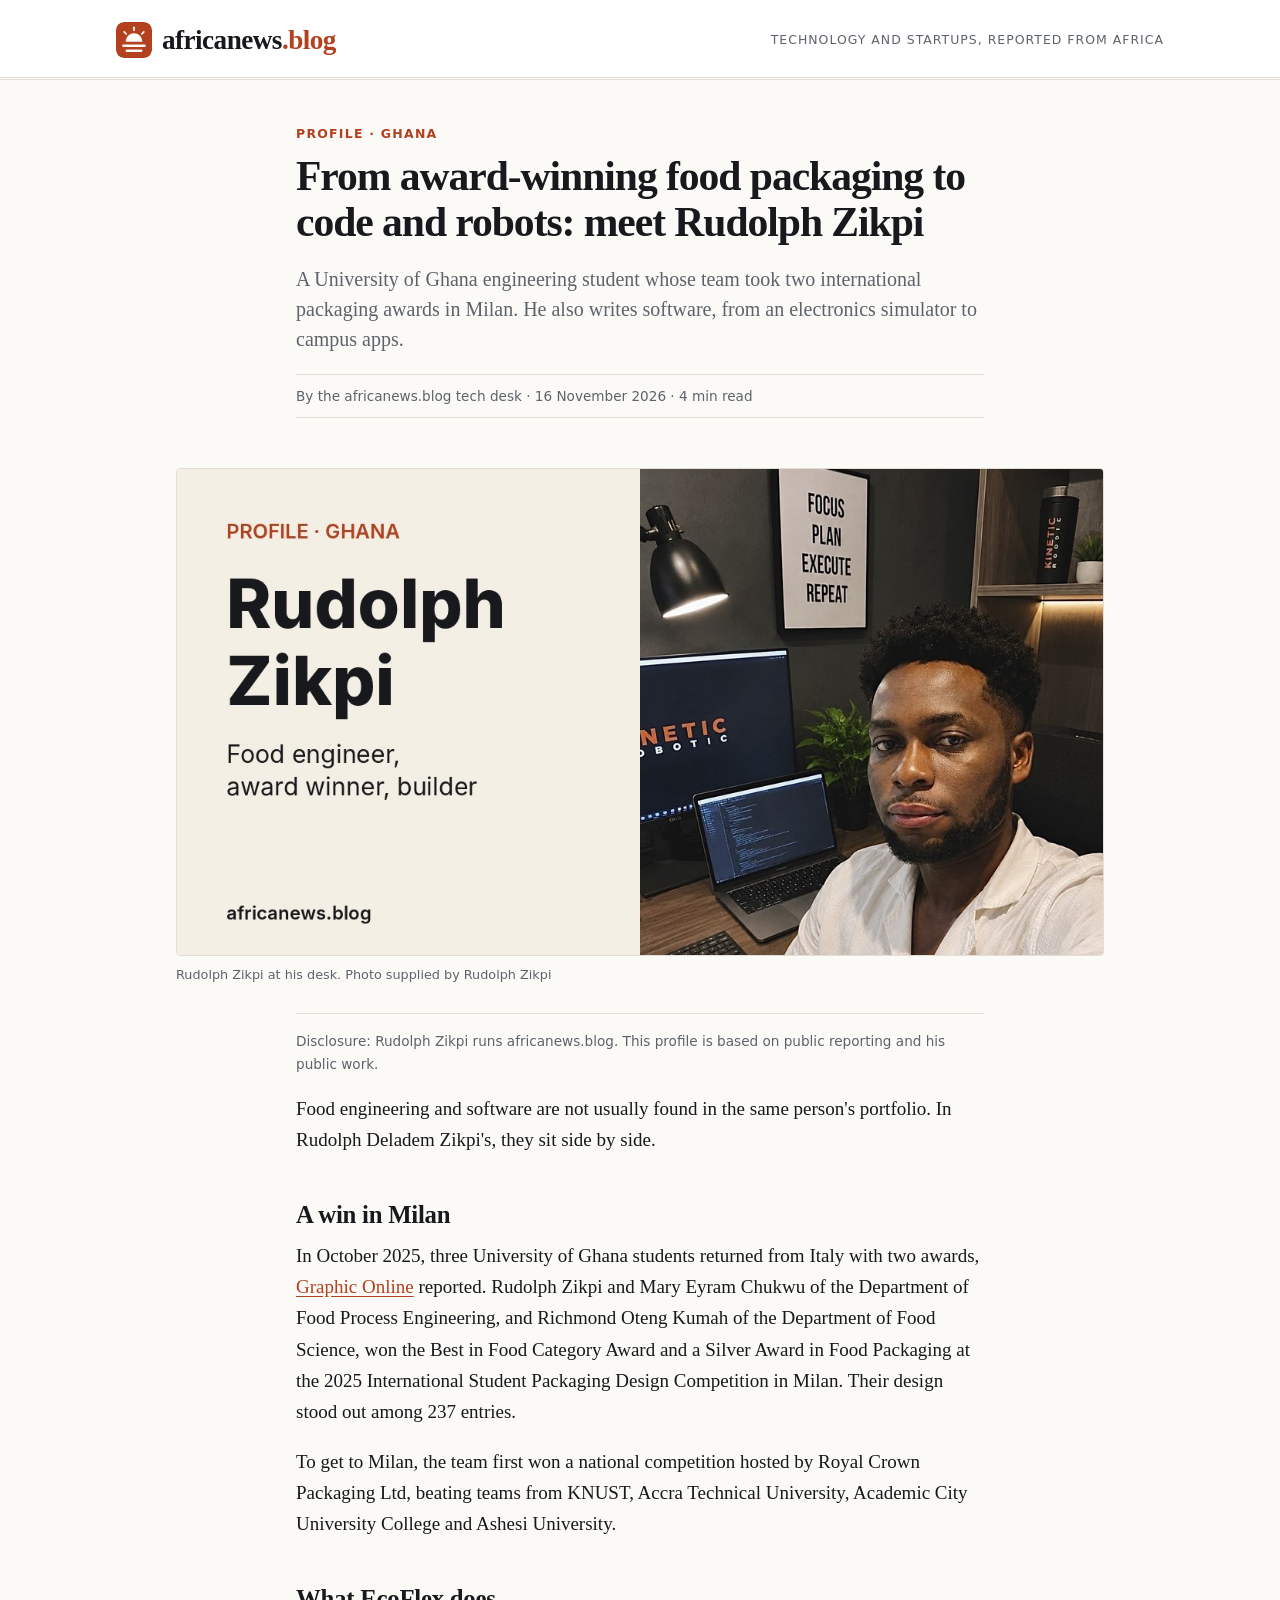
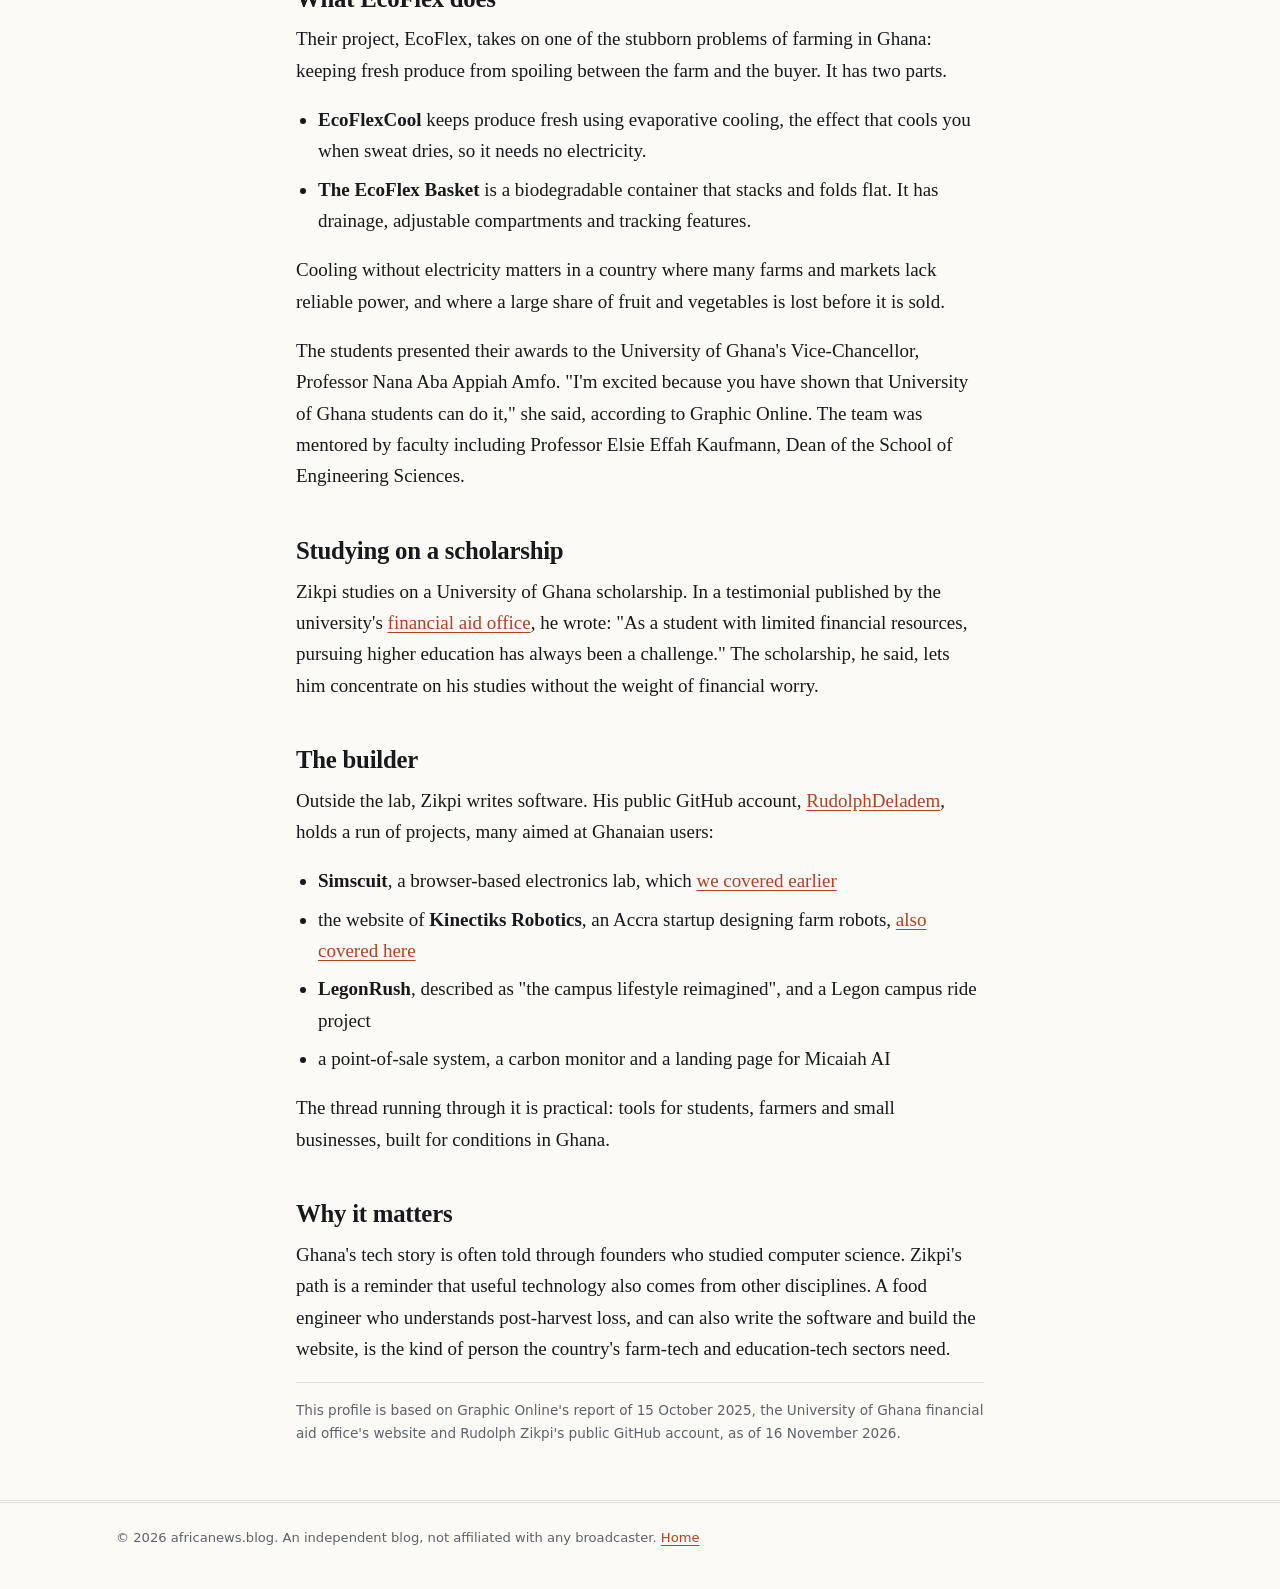
<file: rudolph-zikpi-university-of-ghana-food-engineer-builder/index.html>
<!doctype html>
<html lang="en">
<head>
<meta charset="utf-8">
<meta name="viewport" content="width=device-width, initial-scale=1">
<title>From award-winning food packaging to code and robots: meet Rudolph Zikpi | africanews.blog</title>
<meta name="description" content="A profile of Rudolph Zikpi, a University of Ghana food process engineering student whose team won international packaging awards in Milan, and who builds software projects.">
<link rel="canonical" href="https://africanews.blog/rudolph-zikpi-university-of-ghana-food-engineer-builder/">
<meta property="og:type" content="article">
<meta property="og:site_name" content="africanews.blog">
<meta property="og:title" content="From award-winning food packaging to code and robots: meet Rudolph Zikpi">
<meta property="og:description" content="A profile of Rudolph Zikpi, a University of Ghana food process engineering student whose team won international packaging awards in Milan, and who builds software projects.">
<meta property="og:url" content="https://africanews.blog/rudolph-zikpi-university-of-ghana-food-engineer-builder/">
<meta property="og:image" content="https://africanews.blog/assets/images/rudolph.jpg">
<meta property="article:published_time" content="2026-11-16">
<meta name="twitter:card" content="summary_large_image">
<link rel="icon" href="/assets/brand/mark.svg" type="image/svg+xml">
<link rel="icon" href="/assets/brand/favicon-32.png" sizes="32x32" type="image/png">
<link rel="apple-touch-icon" href="/assets/brand/apple-touch-icon.png">
<link rel="stylesheet" href="/assets/style.css">
<script type="application/ld+json">
{
  "@context": "https://schema.org",
  "@type": "NewsArticle",
  "headline": "From award-winning food packaging to code and robots: meet Rudolph Zikpi",
  "description": "A profile of Rudolph Zikpi, a University of Ghana food process engineering student whose team won international packaging awards in Milan, and who builds software projects.",
  "image": [
    "https://africanews.blog/assets/images/rudolph.jpg"
  ],
  "datePublished": "2026-11-16",
  "dateModified": "2026-11-16",
  "author": {
    "@type": "Organization",
    "name": "africanews.blog"
  },
  "publisher": {
    "@type": "Organization",
    "name": "africanews.blog",
    "logo": { "@type": "ImageObject", "url": "https://africanews.blog/assets/brand/icon-512.png", "width": 512, "height": 512 }
  },
  "mainEntityOfPage": "https://africanews.blog/rudolph-zikpi-university-of-ghana-food-engineer-builder/"
}
</script>
</head>
<body>

<header class="masthead">
  <div class="wrap">
    <a class="wordmark" href="/"><img class="logo-mark" src="/assets/brand/mark.svg" width="36" height="36" alt="">africanews<span>.blog</span></a>
    <span class="tagline">Technology and startups, reported from Africa</span>
  </div>
</header>

<main>
<article>
  <header class="narrow">
    <p class="kicker">Profile · Ghana</p>
    <h1>From award-winning food packaging to code and robots: meet Rudolph Zikpi</h1>
    <p class="standfirst">A University of Ghana engineering student whose team took two international packaging awards in Milan. He also writes software, from an electronics simulator to campus apps.</p>
    <p class="meta byline">By the africanews.blog tech desk · 16 November 2026 · 4 min read</p>
  </header>

  <figure>
    <img src="/assets/images/rudolph.jpg" width="1200" height="630" alt="Rudolph Zikpi at his desk, with a laptop showing code and a monitor behind him">
    <figcaption>Rudolph Zikpi at his desk. Photo supplied by Rudolph Zikpi</figcaption>
  </figure>

  <div class="narrow body">

    <p class="note">Disclosure: Rudolph Zikpi runs africanews.blog. This profile is based on public reporting and his public work.</p>

    <p>Food engineering and software are not usually found in the same person's portfolio. In Rudolph Deladem Zikpi's, they sit side by side.</p>


    <h2>A win in Milan</h2>

    <p>In October 2025, three University of Ghana students returned from Italy with two awards, <a href="https://www.graphic.com.gh/news/general-news/three-university-of-ghana-students-win-international-packaging-awards-in-italy.html" rel="noopener">Graphic Online</a> reported. Rudolph Zikpi and Mary Eyram Chukwu of the Department of Food Process Engineering, and Richmond Oteng Kumah of the Department of Food Science, won the Best in Food Category Award and a Silver Award in Food Packaging at the 2025 International Student Packaging Design Competition in Milan. Their design stood out among 237 entries.</p>

    <p>To get to Milan, the team first won a national competition hosted by Royal Crown Packaging Ltd, beating teams from KNUST, Accra Technical University, Academic City University College and Ashesi University.</p>

    <h2>What EcoFlex does</h2>

    <p>Their project, EcoFlex, takes on one of the stubborn problems of farming in Ghana: keeping fresh produce from spoiling between the farm and the buyer. It has two parts.</p>

    <ul>
      <li><strong>EcoFlexCool</strong> keeps produce fresh using evaporative cooling, the effect that cools you when sweat dries, so it needs no electricity.</li>
      <li><strong>The EcoFlex Basket</strong> is a biodegradable container that stacks and folds flat. It has drainage, adjustable compartments and tracking features.</li>
    </ul>

    <p>Cooling without electricity matters in a country where many farms and markets lack reliable power, and where a large share of fruit and vegetables is lost before it is sold.</p>

    <p>The students presented their awards to the University of Ghana's Vice-Chancellor, Professor Nana Aba Appiah Amfo. "I'm excited because you have shown that University of Ghana students can do it," she said, according to Graphic Online. The team was mentored by faculty including Professor Elsie Effah Kaufmann, Dean of the School of Engineering Sciences.</p>

    <h2>Studying on a scholarship</h2>

    <p>Zikpi studies on a University of Ghana scholarship. In a testimonial published by the university's <a href="https://www.ug.edu.gh/financialaid/home" rel="noopener">financial aid office</a>, he wrote: "As a student with limited financial resources, pursuing higher education has always been a challenge." The scholarship, he said, lets him concentrate on his studies without the weight of financial worry.</p>

    <h2>The builder</h2>

    <p>Outside the lab, Zikpi writes software. His public GitHub account, <a href="https://github.com/RudolphDeladem" rel="noopener">RudolphDeladem</a>, holds a run of projects, many aimed at Ghanaian users:</p>

    <ul>
      <li><strong>Simscuit</strong>, a browser-based electronics lab, which <a href="/simscuit-ghana-electronics-lab-in-a-browser/">we covered earlier</a></li>
      <li>the website of <strong>Kinectiks Robotics</strong>, an Accra startup designing farm robots, <a href="/kinectiks-robotics-autonomous-machines-african-farms/">also covered here</a></li>
      <li><strong>LegonRush</strong>, described as "the campus lifestyle reimagined", and a Legon campus ride project</li>
      <li>a point-of-sale system, a carbon monitor and a landing page for Micaiah AI</li>
    </ul>

    <p>The thread running through it is practical: tools for students, farmers and small businesses, built for conditions in Ghana.</p>

    <h2>Why it matters</h2>

    <p>Ghana's tech story is often told through founders who studied computer science. Zikpi's path is a reminder that useful technology also comes from other disciplines. A food engineer who understands post-harvest loss, and can also write the software and build the website, is the kind of person the country's farm-tech and education-tech sectors need.</p>

    <p class="note">This profile is based on Graphic Online's report of 15 October 2025, the University of Ghana financial aid office's website and Rudolph Zikpi's public GitHub account, as of 16 November 2026.</p>
  </div>
</article>
</main>

<footer class="site-footer">
  <div class="wrap">© 2026 africanews.blog. An independent blog, not affiliated with any broadcaster. <a href="/">Home</a></div>
</footer>

</body>
</html>
</file>
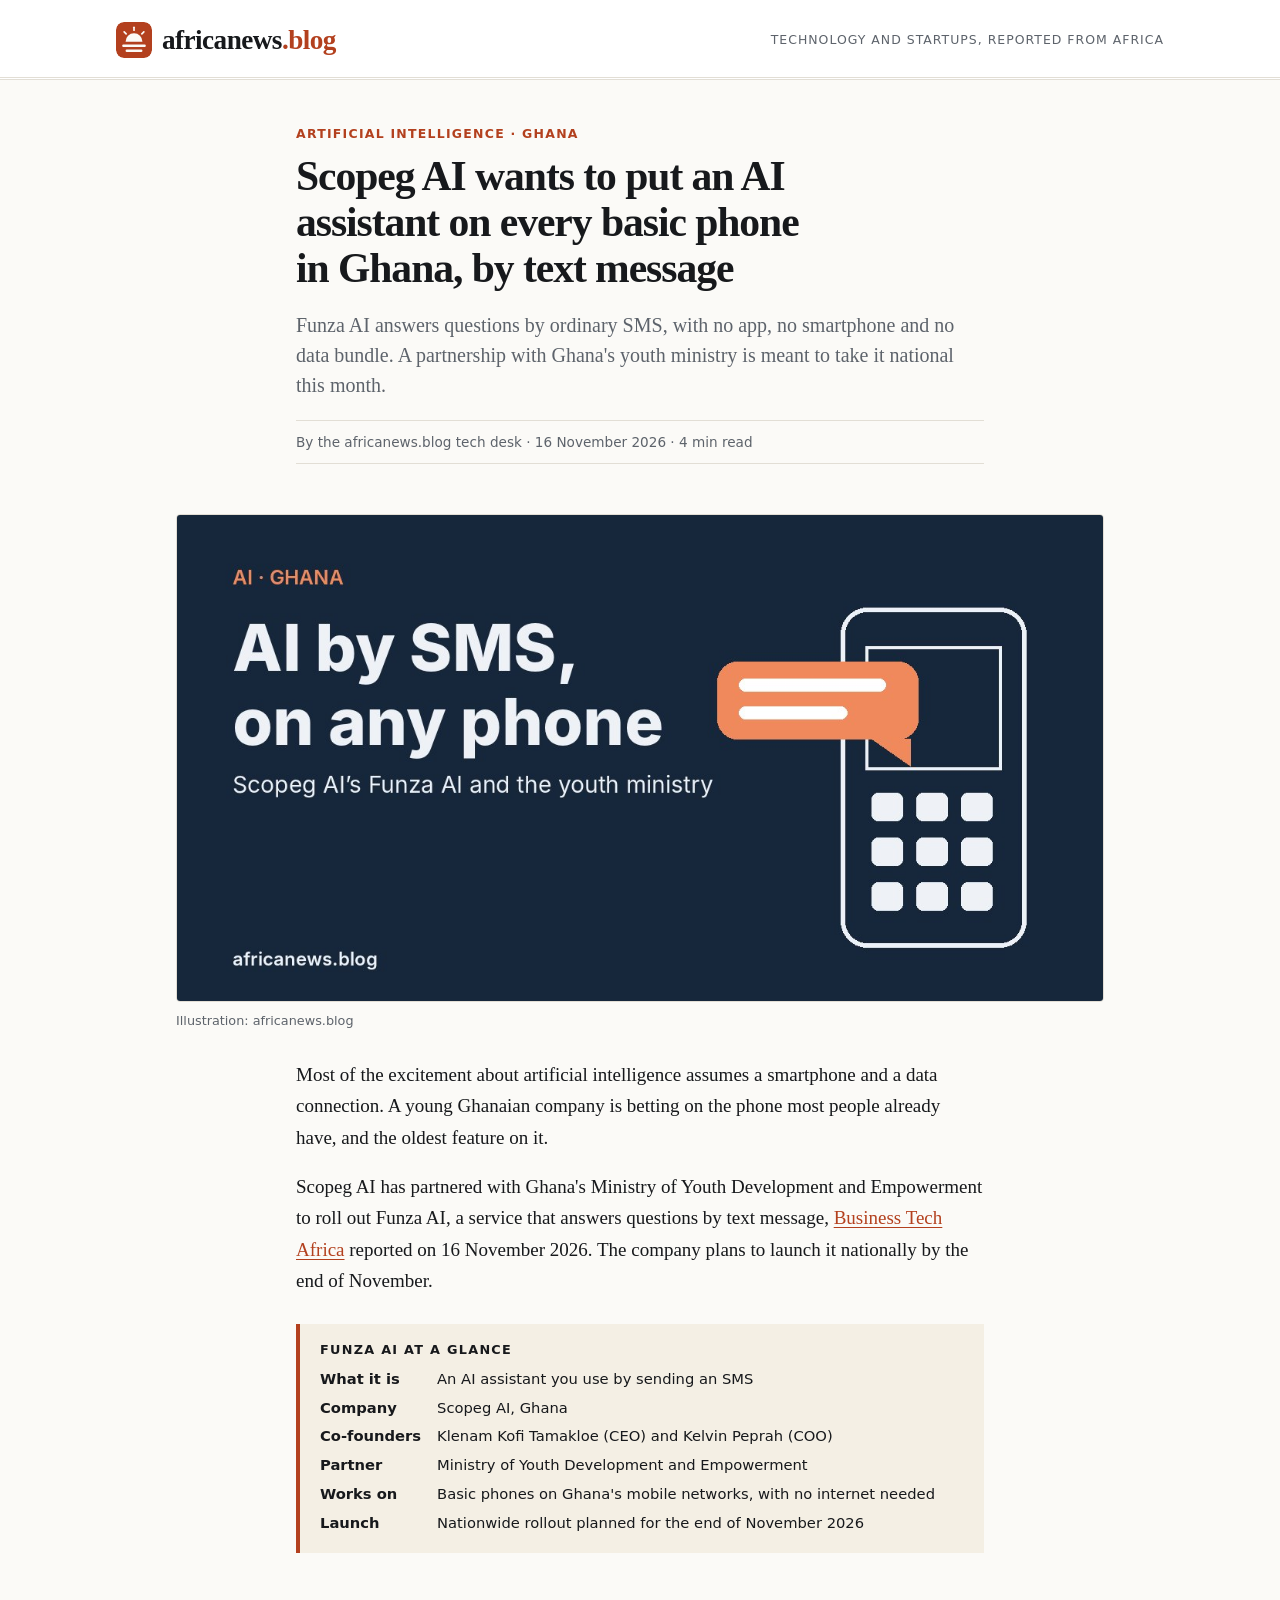
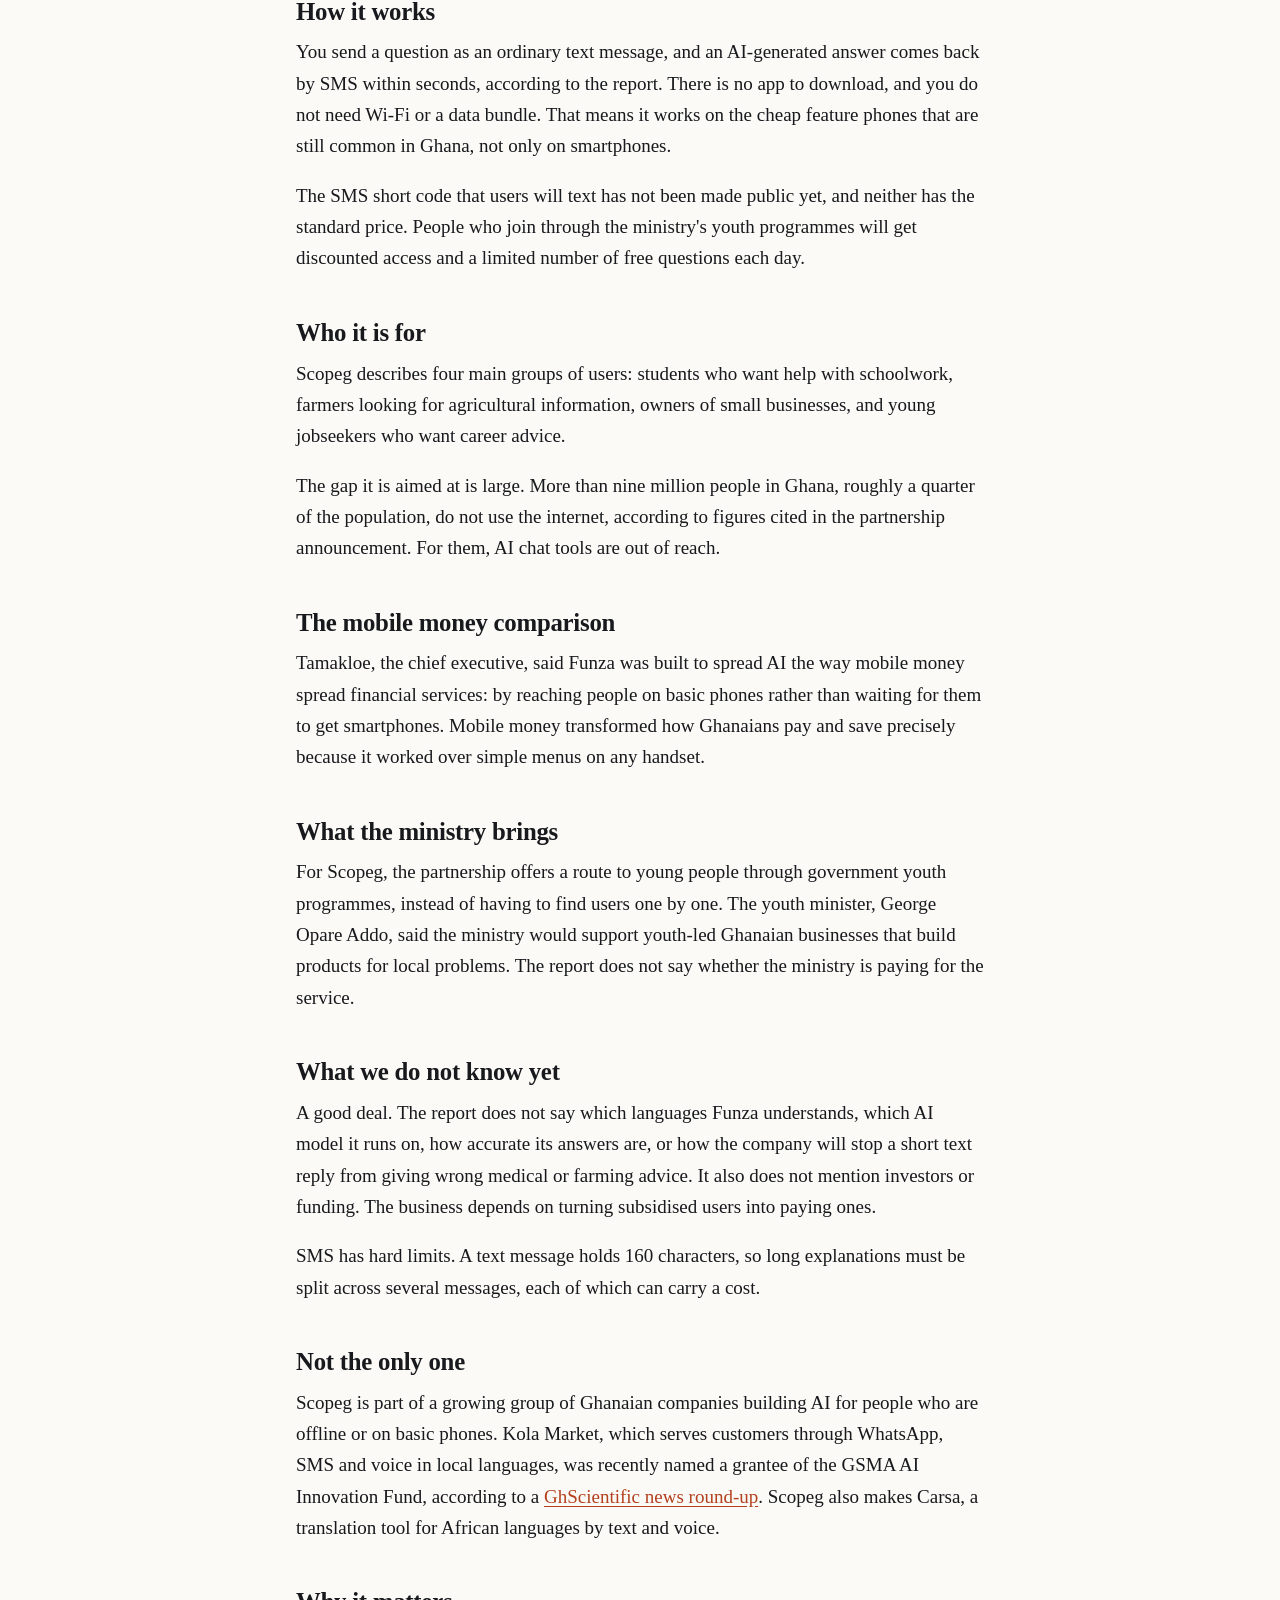
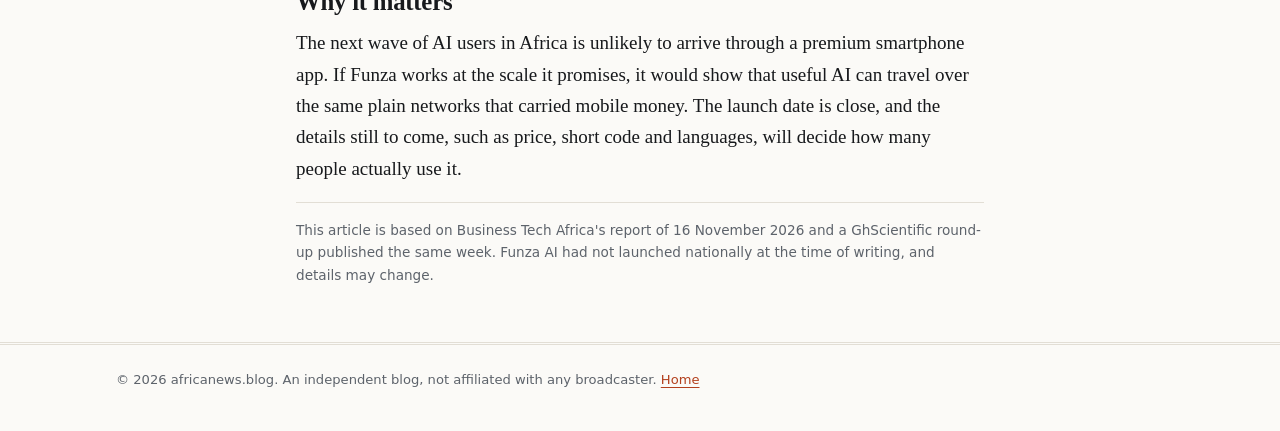
<file: scopeg-funza-ai-sms-basic-phones-ghana/index.html>
<!doctype html>
<html lang="en">
<head>
<meta charset="utf-8">
<meta name="viewport" content="width=device-width, initial-scale=1">
<title>Scopeg AI wants to put an AI assistant on every basic phone in Ghana, by text message | africanews.blog</title>
<meta name="description" content="Ghanaian startup Scopeg AI is partnering with the youth ministry to roll out Funza AI, an SMS service that answers questions on phones without internet.">
<link rel="canonical" href="https://africanews.blog/scopeg-funza-ai-sms-basic-phones-ghana/">
<meta property="og:type" content="article">
<meta property="og:site_name" content="africanews.blog">
<meta property="og:title" content="Scopeg AI wants to put an AI assistant on every basic phone in Ghana, by text message">
<meta property="og:description" content="Ghanaian startup Scopeg AI is partnering with the youth ministry to roll out Funza AI, an SMS service that answers questions on phones without internet.">
<meta property="og:url" content="https://africanews.blog/scopeg-funza-ai-sms-basic-phones-ghana/">
<meta property="og:image" content="https://africanews.blog/assets/images/funza.jpg">
<meta property="article:published_time" content="2026-11-16">
<meta name="twitter:card" content="summary_large_image">
<link rel="icon" href="/assets/brand/mark.svg" type="image/svg+xml">
<link rel="icon" href="/assets/brand/favicon-32.png" sizes="32x32" type="image/png">
<link rel="apple-touch-icon" href="/assets/brand/apple-touch-icon.png">
<link rel="stylesheet" href="/assets/style.css">
<script type="application/ld+json">
{
  "@context": "https://schema.org",
  "@type": "NewsArticle",
  "headline": "Scopeg AI wants to put an AI assistant on every basic phone in Ghana, by text message",
  "description": "Ghanaian startup Scopeg AI is partnering with the youth ministry to roll out Funza AI, an SMS service that answers questions on phones without internet.",
  "image": [
    "https://africanews.blog/assets/images/funza.jpg"
  ],
  "datePublished": "2026-11-16",
  "dateModified": "2026-11-16",
  "author": {
    "@type": "Organization",
    "name": "africanews.blog"
  },
  "publisher": {
    "@type": "Organization",
    "name": "africanews.blog",
    "logo": { "@type": "ImageObject", "url": "https://africanews.blog/assets/brand/icon-512.png", "width": 512, "height": 512 }
  },
  "mainEntityOfPage": "https://africanews.blog/scopeg-funza-ai-sms-basic-phones-ghana/"
}
</script>
</head>
<body>

<header class="masthead">
  <div class="wrap">
    <a class="wordmark" href="/"><img class="logo-mark" src="/assets/brand/mark.svg" width="36" height="36" alt="">africanews<span>.blog</span></a>
    <span class="tagline">Technology and startups, reported from Africa</span>
  </div>
</header>

<main>
<article>
  <header class="narrow">
    <p class="kicker">Artificial intelligence · Ghana</p>
    <h1>Scopeg AI wants to put an AI assistant on every basic phone in Ghana, by text message</h1>
    <p class="standfirst">Funza AI answers questions by ordinary SMS, with no app, no smartphone and no data bundle. A partnership with Ghana's youth ministry is meant to take it national this month.</p>
    <p class="meta byline">By the africanews.blog tech desk · 16 November 2026 · 4 min read</p>
  </header>

  <figure>
    <img src="/assets/images/funza.jpg" width="1200" height="630" alt="Illustration of a basic mobile phone with a text message bubble and the words: AI by SMS, on any phone">
    <figcaption>Illustration: africanews.blog</figcaption>
  </figure>

  <div class="narrow body">

    <p>Most of the excitement about artificial intelligence assumes a smartphone and a data connection. A young Ghanaian company is betting on the phone most people already have, and the oldest feature on it.</p>

    <p>Scopeg AI has partnered with Ghana's Ministry of Youth Development and Empowerment to roll out Funza AI, a service that answers questions by text message, <a href="https://www.businesstechafrica.co.za/article/ghanas-scopeg-ai-partners-with-youth-ministry-to-expand-sms-based-ai-access" rel="noopener">Business Tech Africa</a> reported on 16 November 2026. The company plans to launch it nationally by the end of November.</p>

    <aside class="facts">
      <h2>Funza AI at a glance</h2>
      <dl>
        <dt>What it is</dt><dd>An AI assistant you use by sending an SMS</dd>
        <dt>Company</dt><dd>Scopeg AI, Ghana</dd>
        <dt>Co-founders</dt><dd>Klenam Kofi Tamakloe (CEO) and Kelvin Peprah (COO)</dd>
        <dt>Partner</dt><dd>Ministry of Youth Development and Empowerment</dd>
        <dt>Works on</dt><dd>Basic phones on Ghana's mobile networks, with no internet needed</dd>
        <dt>Launch</dt><dd>Nationwide rollout planned for the end of November 2026</dd>
      </dl>
    </aside>

    <h2>How it works</h2>

    <p>You send a question as an ordinary text message, and an AI-generated answer comes back by SMS within seconds, according to the report. There is no app to download, and you do not need Wi-Fi or a data bundle. That means it works on the cheap feature phones that are still common in Ghana, not only on smartphones.</p>

    <p>The SMS short code that users will text has not been made public yet, and neither has the standard price. People who join through the ministry's youth programmes will get discounted access and a limited number of free questions each day.</p>

    <h2>Who it is for</h2>

    <p>Scopeg describes four main groups of users: students who want help with schoolwork, farmers looking for agricultural information, owners of small businesses, and young jobseekers who want career advice.</p>

    <p>The gap it is aimed at is large. More than nine million people in Ghana, roughly a quarter of the population, do not use the internet, according to figures cited in the partnership announcement. For them, AI chat tools are out of reach.</p>

    <h2>The mobile money comparison</h2>

    <p>Tamakloe, the chief executive, said Funza was built to spread AI the way mobile money spread financial services: by reaching people on basic phones rather than waiting for them to get smartphones. Mobile money transformed how Ghanaians pay and save precisely because it worked over simple menus on any handset.</p>

    <h2>What the ministry brings</h2>

    <p>For Scopeg, the partnership offers a route to young people through government youth programmes, instead of having to find users one by one. The youth minister, George Opare Addo, said the ministry would support youth-led Ghanaian businesses that build products for local problems. The report does not say whether the ministry is paying for the service.</p>

    <h2>What we do not know yet</h2>

    <p>A good deal. The report does not say which languages Funza understands, which AI model it runs on, how accurate its answers are, or how the company will stop a short text reply from giving wrong medical or farming advice. It also does not mention investors or funding. The business depends on turning subsidised users into paying ones.</p>

    <p>SMS has hard limits. A text message holds 160 characters, so long explanations must be split across several messages, each of which can carry a cost.</p>

    <h2>Not the only one</h2>

    <p>Scopeg is part of a growing group of Ghanaian companies building AI for people who are offline or on basic phones. Kola Market, which serves customers through WhatsApp, SMS and voice in local languages, was recently named a grantee of the GSMA AI Innovation Fund, according to a <a href="https://ghscientific.com/ghana-stem-news-roundup-13-nov-2026/" rel="noopener">GhScientific news round-up</a>. Scopeg also makes Carsa, a translation tool for African languages by text and voice.</p>

    <h2>Why it matters</h2>

    <p>The next wave of AI users in Africa is unlikely to arrive through a premium smartphone app. If Funza works at the scale it promises, it would show that useful AI can travel over the same plain networks that carried mobile money. The launch date is close, and the details still to come, such as price, short code and languages, will decide how many people actually use it.</p>

    <p class="note">This article is based on Business Tech Africa's report of 16 November 2026 and a GhScientific round-up published the same week. Funza AI had not launched nationally at the time of writing, and details may change.</p>
  </div>
</article>
</main>

<footer class="site-footer">
  <div class="wrap">© 2026 africanews.blog. An independent blog, not affiliated with any broadcaster. <a href="/">Home</a></div>
</footer>

</body>
</html>
</file>
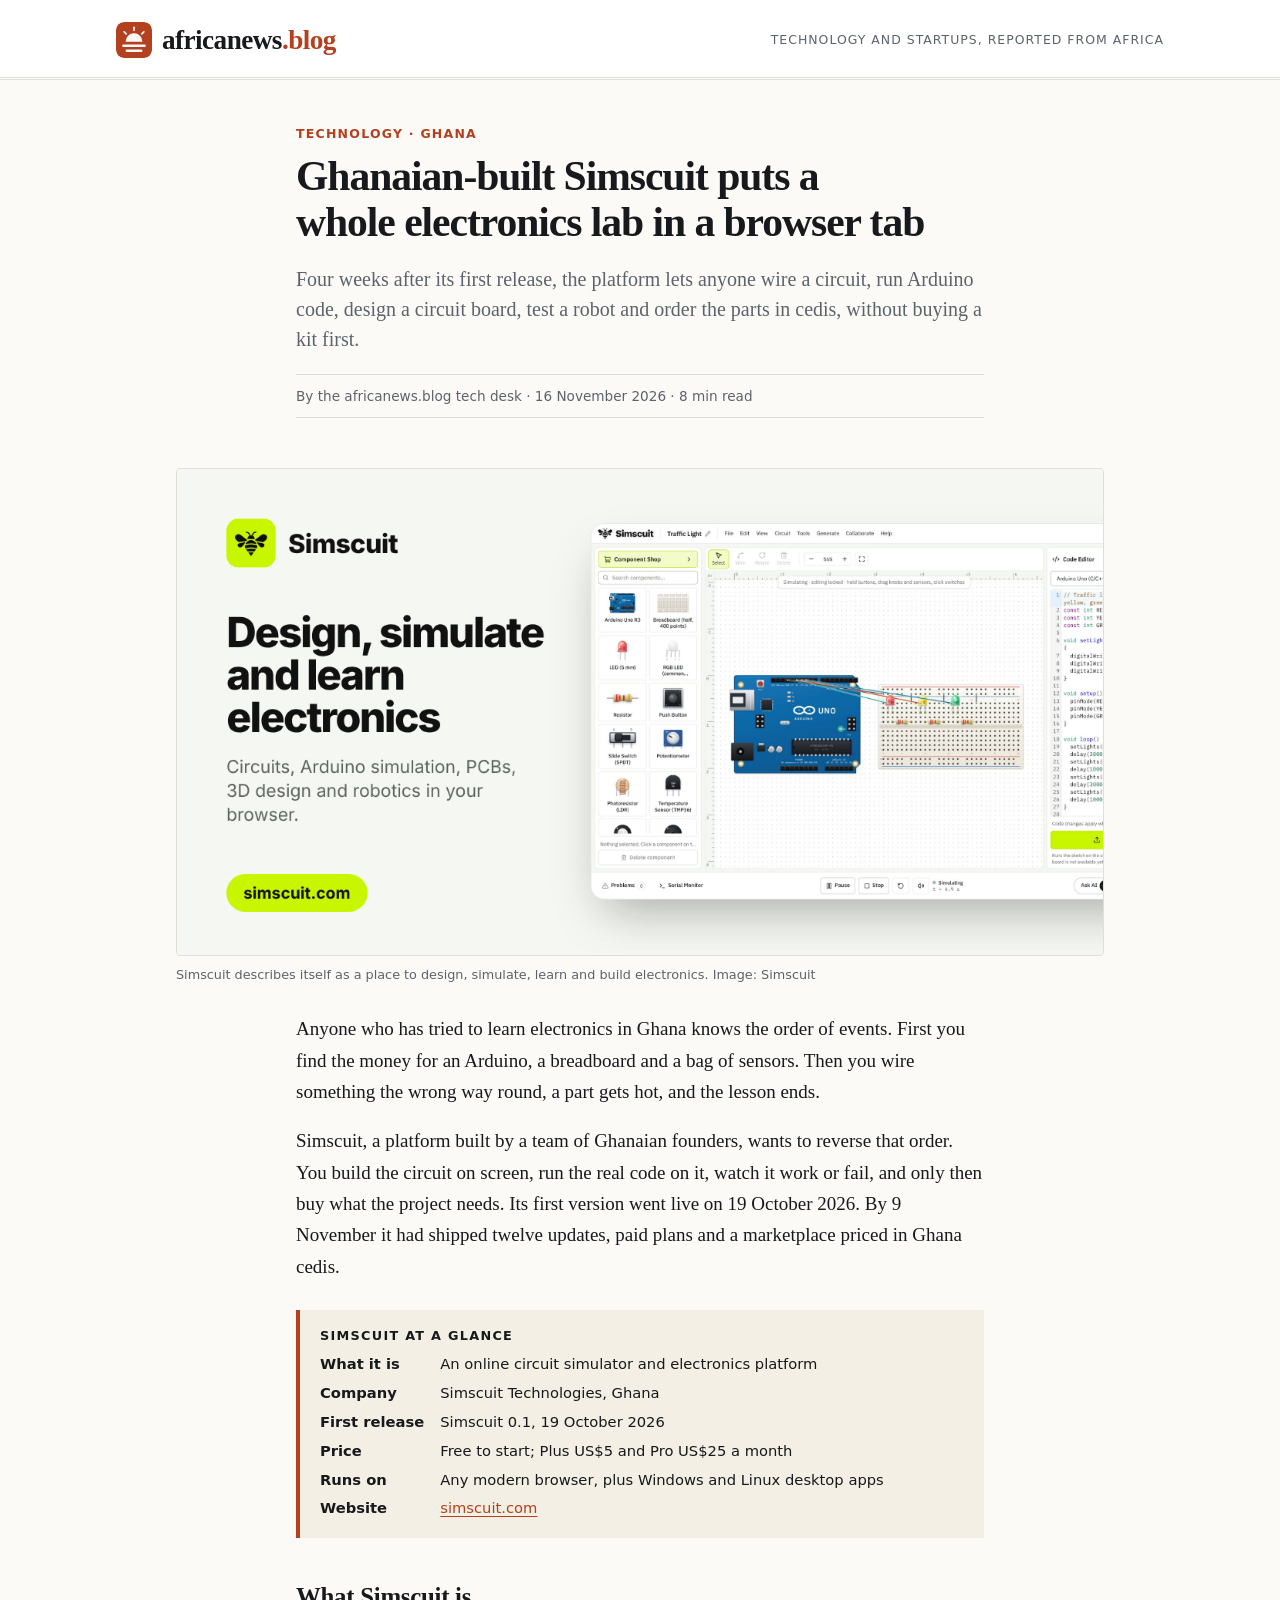
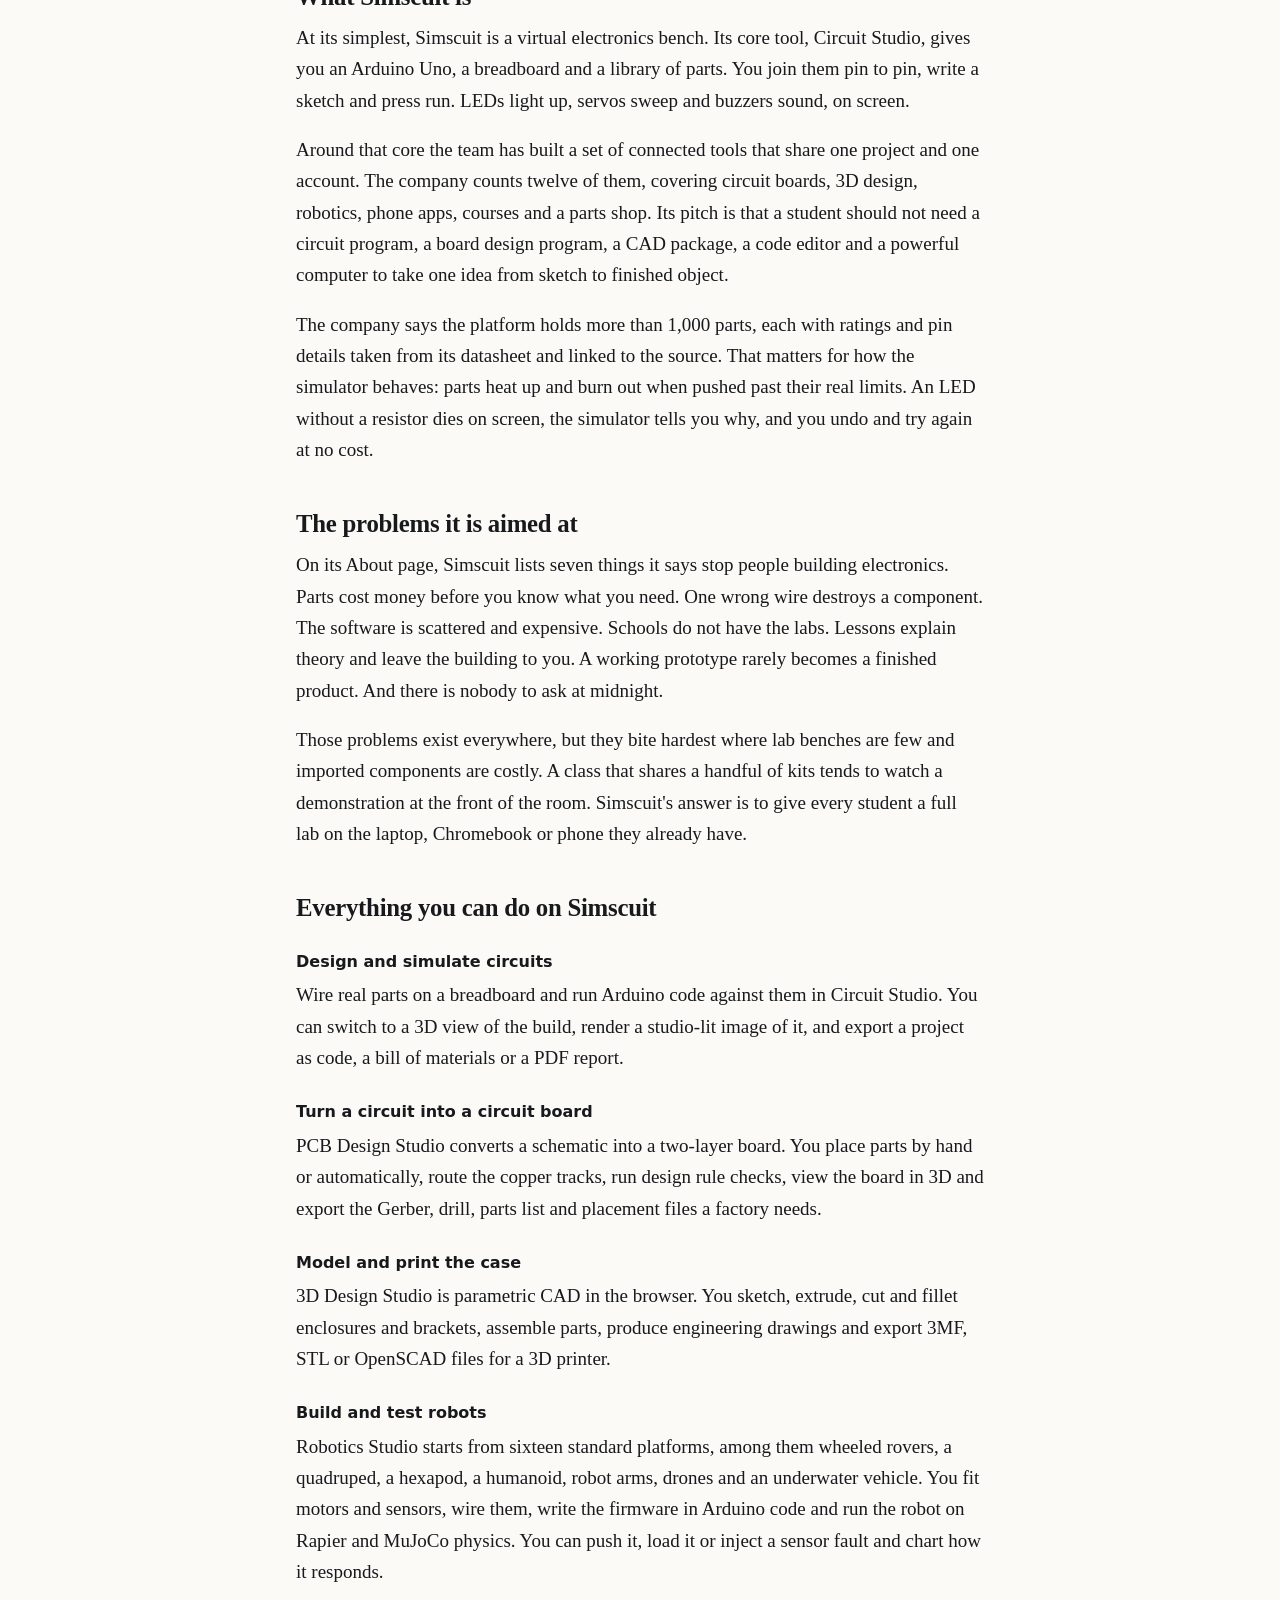
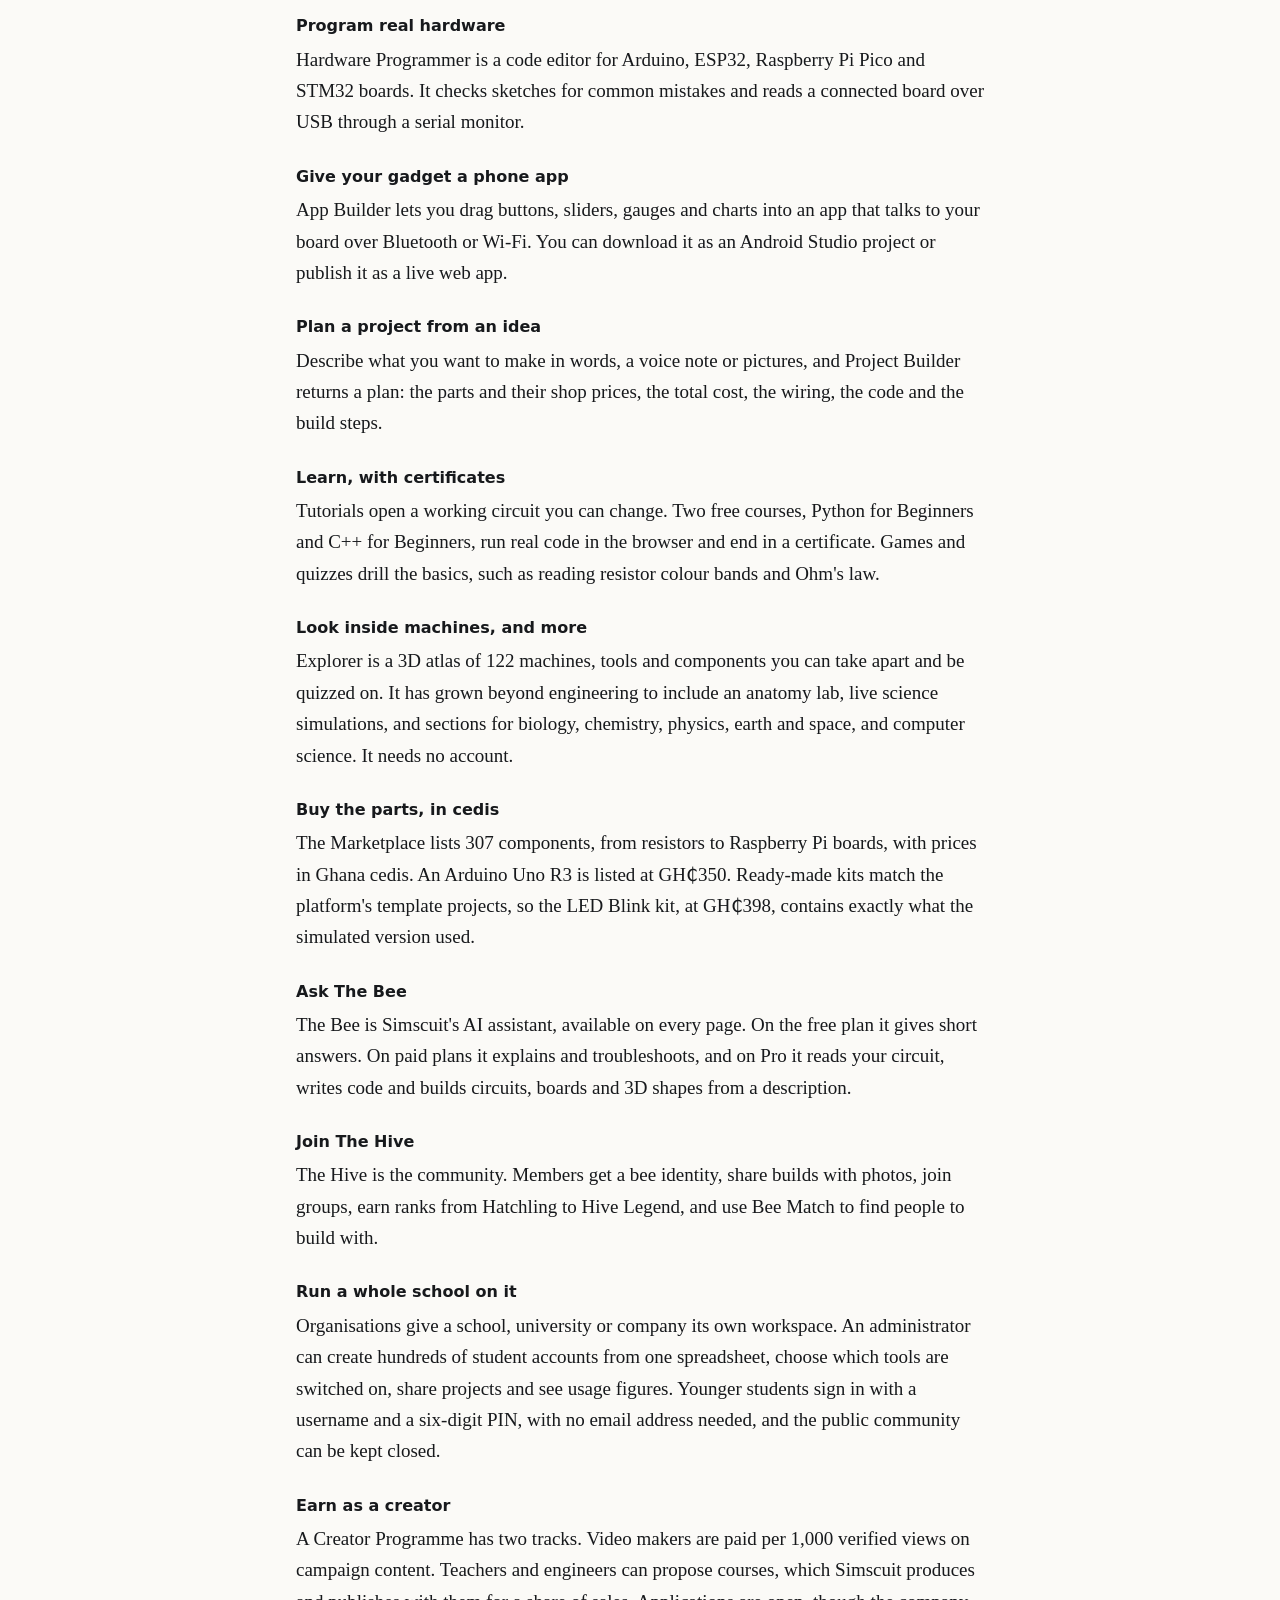
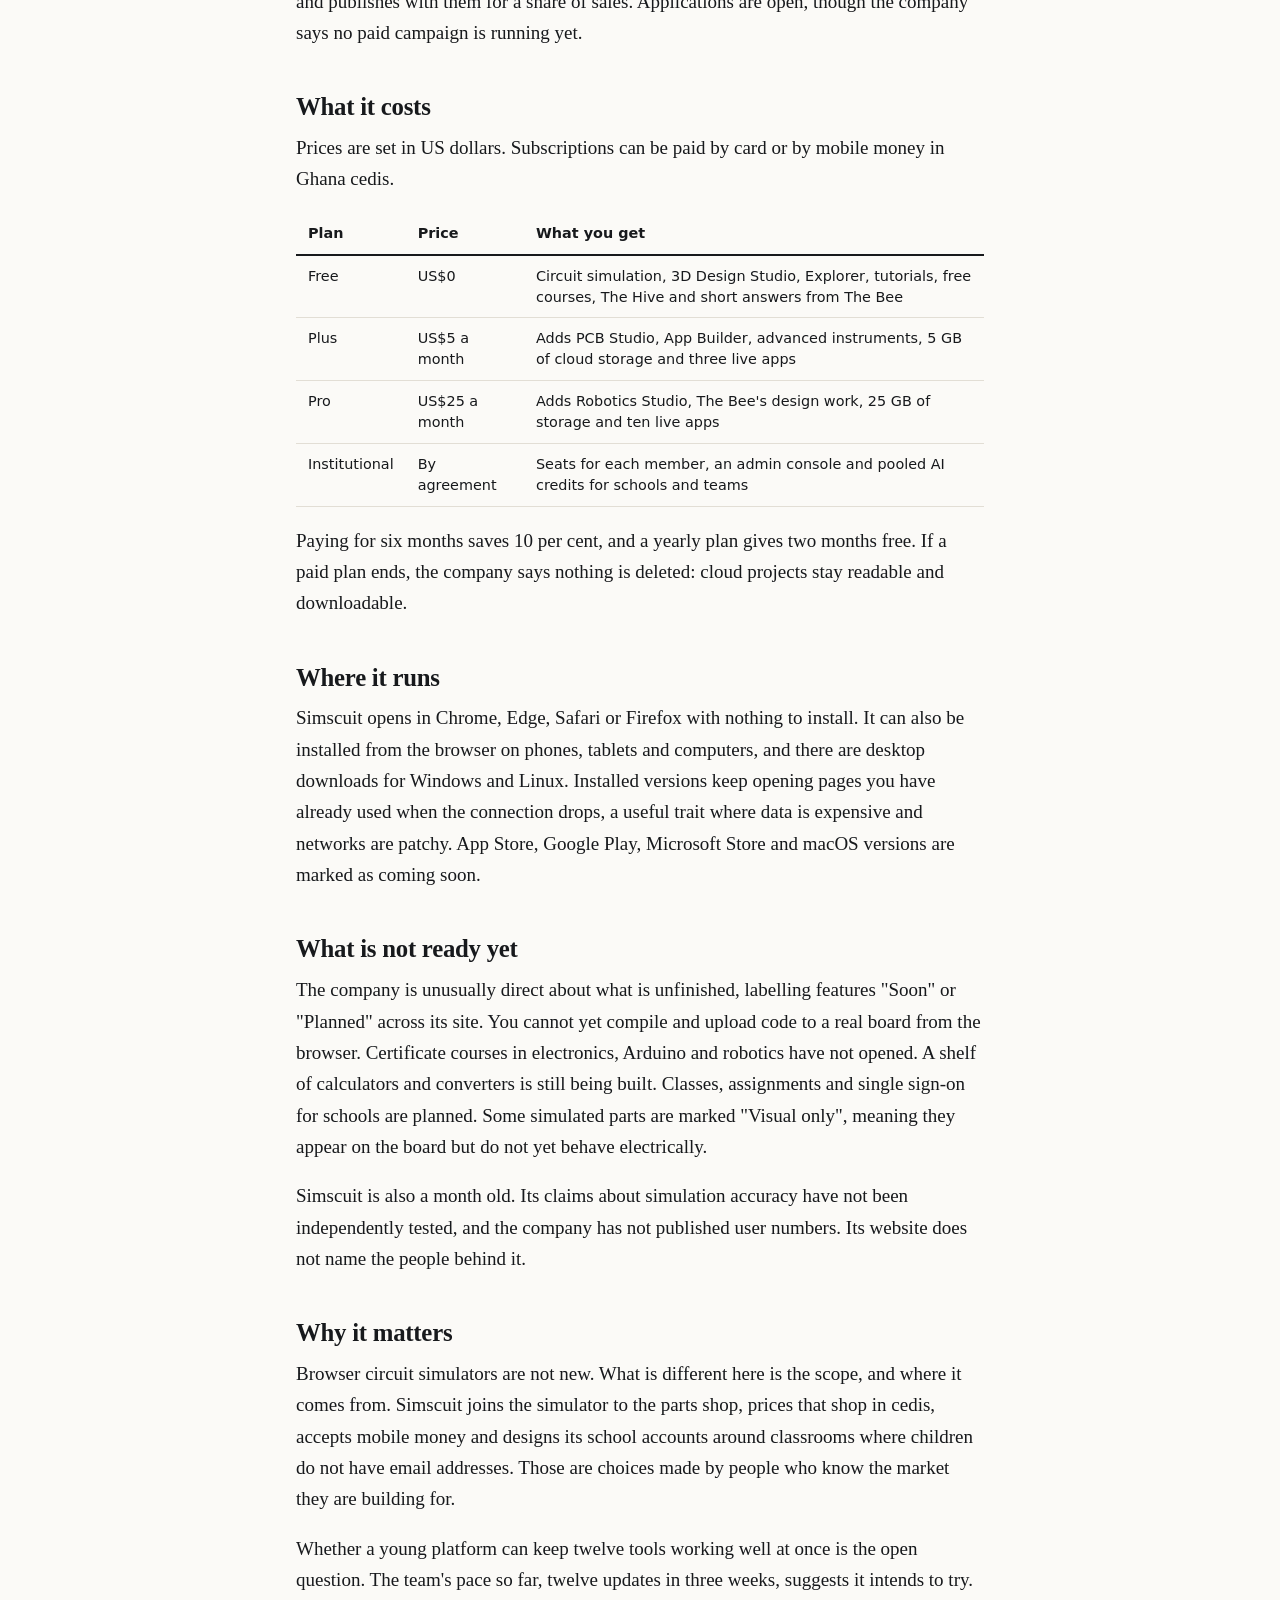
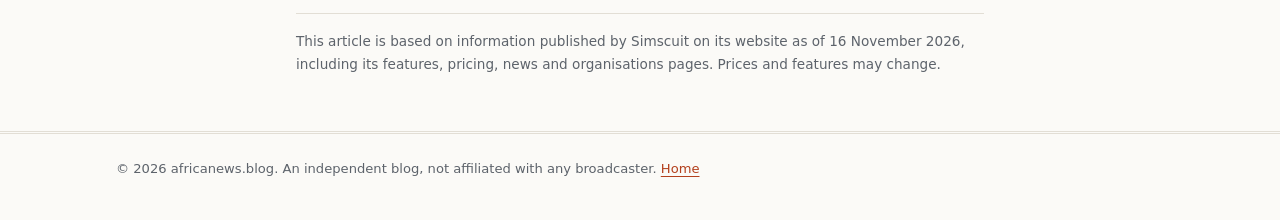
<file: simscuit-ghana-electronics-lab-in-a-browser/index.html>
<!doctype html>
<html lang="en">
<head>
<meta charset="utf-8">
<meta name="viewport" content="width=device-width, initial-scale=1">
<title>Ghanaian-built Simscuit puts a whole electronics lab in a browser tab | africanews.blog</title>
<meta name="description" content="What Simscuit is, who it is for and everything you can do on it: simulate circuits and Arduino code, design PCBs and 3D parts, test robots, take courses and order parts in Ghana cedis.">
<link rel="canonical" href="https://africanews.blog/simscuit-ghana-electronics-lab-in-a-browser/">
<meta property="og:type" content="article">
<meta property="og:site_name" content="africanews.blog">
<meta property="og:title" content="Ghanaian-built Simscuit puts a whole electronics lab in a browser tab">
<meta property="og:description" content="What Simscuit is, who it is for and everything you can do on it.">
<meta property="og:url" content="https://africanews.blog/simscuit-ghana-electronics-lab-in-a-browser/">
<meta property="og:image" content="https://africanews.blog/assets/images/simscuit.png">
<meta property="article:published_time" content="2026-11-16">
<meta name="twitter:card" content="summary_large_image">
<link rel="icon" href="/assets/brand/mark.svg" type="image/svg+xml">
<link rel="icon" href="/assets/brand/favicon-32.png" sizes="32x32" type="image/png">
<link rel="apple-touch-icon" href="/assets/brand/apple-touch-icon.png">
<link rel="stylesheet" href="/assets/style.css">
<script type="application/ld+json">
{
  "@context": "https://schema.org",
  "@type": "NewsArticle",
  "headline": "Ghanaian-built Simscuit puts a whole electronics lab in a browser tab",
  "description": "What Simscuit is, who it is for and everything you can do on it.",
  "image": ["https://africanews.blog/assets/images/simscuit.png"],
  "datePublished": "2026-11-16",
  "dateModified": "2026-11-16",
  "author": { "@type": "Organization", "name": "africanews.blog" },
  "publisher": { "@type": "Organization", "name": "africanews.blog", "logo": { "@type": "ImageObject", "url": "https://africanews.blog/assets/brand/icon-512.png", "width": 512, "height": 512 } },
  "mainEntityOfPage": "https://africanews.blog/simscuit-ghana-electronics-lab-in-a-browser/"
}
</script>
</head>
<body>

<header class="masthead">
  <div class="wrap">
    <a class="wordmark" href="/"><img class="logo-mark" src="/assets/brand/mark.svg" width="36" height="36" alt="">africanews<span>.blog</span></a>
    <span class="tagline">Technology and startups, reported from Africa</span>
  </div>
</header>

<main>
<article>
  <header class="narrow">
    <p class="kicker">Technology · Ghana</p>
    <h1>Ghanaian-built Simscuit puts a whole electronics lab in a browser tab</h1>
    <p class="standfirst">Four weeks after its first release, the platform lets anyone wire a circuit, run Arduino code, design a circuit board, test a robot and order the parts in cedis, without buying a kit first.</p>
    <p class="meta byline">By the africanews.blog tech desk · 16 November 2026 · 8 min read</p>
  </header>

  <figure>
    <img src="/assets/images/simscuit.png" width="1200" height="630" alt="Simscuit promotional image reading: design, simulate, learn and build electronics">
    <figcaption>Simscuit describes itself as a place to design, simulate, learn and build electronics. Image: Simscuit</figcaption>
  </figure>

  <div class="narrow body">

    <p>Anyone who has tried to learn electronics in Ghana knows the order of events. First you find the money for an Arduino, a breadboard and a bag of sensors. Then you wire something the wrong way round, a part gets hot, and the lesson ends.</p>

    <p>Simscuit, a platform built by a team of Ghanaian founders, wants to reverse that order. You build the circuit on screen, run the real code on it, watch it work or fail, and only then buy what the project needs. Its first version went live on 19 October 2026. By 9 November it had shipped twelve updates, paid plans and a marketplace priced in Ghana cedis.</p>

    <aside class="facts">
      <h2>Simscuit at a glance</h2>
      <dl>
        <dt>What it is</dt><dd>An online circuit simulator and electronics platform</dd>
        <dt>Company</dt><dd>Simscuit Technologies, Ghana</dd>
        <dt>First release</dt><dd>Simscuit 0.1, 19 October 2026</dd>
        <dt>Price</dt><dd>Free to start; Plus US$5 and Pro US$25 a month</dd>
        <dt>Runs on</dt><dd>Any modern browser, plus Windows and Linux desktop apps</dd>
        <dt>Website</dt><dd><a href="https://simscuit.com" rel="noopener">simscuit.com</a></dd>
      </dl>
    </aside>

    <h2>What Simscuit is</h2>

    <p>At its simplest, Simscuit is a virtual electronics bench. Its core tool, Circuit Studio, gives you an Arduino Uno, a breadboard and a library of parts. You join them pin to pin, write a sketch and press run. LEDs light up, servos sweep and buzzers sound, on screen.</p>

    <p>Around that core the team has built a set of connected tools that share one project and one account. The company counts twelve of them, covering circuit boards, 3D design, robotics, phone apps, courses and a parts shop. Its pitch is that a student should not need a circuit program, a board design program, a CAD package, a code editor and a powerful computer to take one idea from sketch to finished object.</p>

    <p>The company says the platform holds more than 1,000 parts, each with ratings and pin details taken from its datasheet and linked to the source. That matters for how the simulator behaves: parts heat up and burn out when pushed past their real limits. An LED without a resistor dies on screen, the simulator tells you why, and you undo and try again at no cost.</p>

    <h2>The problems it is aimed at</h2>

    <p>On its About page, Simscuit lists seven things it says stop people building electronics. Parts cost money before you know what you need. One wrong wire destroys a component. The software is scattered and expensive. Schools do not have the labs. Lessons explain theory and leave the building to you. A working prototype rarely becomes a finished product. And there is nobody to ask at midnight.</p>

    <p>Those problems exist everywhere, but they bite hardest where lab benches are few and imported components are costly. A class that shares a handful of kits tends to watch a demonstration at the front of the room. Simscuit's answer is to give every student a full lab on the laptop, Chromebook or phone they already have.</p>

    <h2>Everything you can do on Simscuit</h2>

    <h3>Design and simulate circuits</h3>
    <p>Wire real parts on a breadboard and run Arduino code against them in Circuit Studio. You can switch to a 3D view of the build, render a studio-lit image of it, and export a project as code, a bill of materials or a PDF report.</p>

    <h3>Turn a circuit into a circuit board</h3>
    <p>PCB Design Studio converts a schematic into a two-layer board. You place parts by hand or automatically, route the copper tracks, run design rule checks, view the board in 3D and export the Gerber, drill, parts list and placement files a factory needs.</p>

    <h3>Model and print the case</h3>
    <p>3D Design Studio is parametric CAD in the browser. You sketch, extrude, cut and fillet enclosures and brackets, assemble parts, produce engineering drawings and export 3MF, STL or OpenSCAD files for a 3D printer.</p>

    <h3>Build and test robots</h3>
    <p>Robotics Studio starts from sixteen standard platforms, among them wheeled rovers, a quadruped, a hexapod, a humanoid, robot arms, drones and an underwater vehicle. You fit motors and sensors, wire them, write the firmware in Arduino code and run the robot on Rapier and MuJoCo physics. You can push it, load it or inject a sensor fault and chart how it responds.</p>

    <h3>Program real hardware</h3>
    <p>Hardware Programmer is a code editor for Arduino, ESP32, Raspberry Pi Pico and STM32 boards. It checks sketches for common mistakes and reads a connected board over USB through a serial monitor.</p>

    <h3>Give your gadget a phone app</h3>
    <p>App Builder lets you drag buttons, sliders, gauges and charts into an app that talks to your board over Bluetooth or Wi-Fi. You can download it as an Android Studio project or publish it as a live web app.</p>

    <h3>Plan a project from an idea</h3>
    <p>Describe what you want to make in words, a voice note or pictures, and Project Builder returns a plan: the parts and their shop prices, the total cost, the wiring, the code and the build steps.</p>

    <h3>Learn, with certificates</h3>
    <p>Tutorials open a working circuit you can change. Two free courses, Python for Beginners and C++ for Beginners, run real code in the browser and end in a certificate. Games and quizzes drill the basics, such as reading resistor colour bands and Ohm's law.</p>

    <h3>Look inside machines, and more</h3>
    <p>Explorer is a 3D atlas of 122 machines, tools and components you can take apart and be quizzed on. It has grown beyond engineering to include an anatomy lab, live science simulations, and sections for biology, chemistry, physics, earth and space, and computer science. It needs no account.</p>

    <h3>Buy the parts, in cedis</h3>
    <p>The Marketplace lists 307 components, from resistors to Raspberry Pi boards, with prices in Ghana cedis. An Arduino Uno R3 is listed at GH₵350. Ready-made kits match the platform's template projects, so the LED Blink kit, at GH₵398, contains exactly what the simulated version used.</p>

    <h3>Ask The Bee</h3>
    <p>The Bee is Simscuit's AI assistant, available on every page. On the free plan it gives short answers. On paid plans it explains and troubleshoots, and on Pro it reads your circuit, writes code and builds circuits, boards and 3D shapes from a description.</p>

    <h3>Join The Hive</h3>
    <p>The Hive is the community. Members get a bee identity, share builds with photos, join groups, earn ranks from Hatchling to Hive Legend, and use Bee Match to find people to build with.</p>

    <h3>Run a whole school on it</h3>
    <p>Organisations give a school, university or company its own workspace. An administrator can create hundreds of student accounts from one spreadsheet, choose which tools are switched on, share projects and see usage figures. Younger students sign in with a username and a six-digit PIN, with no email address needed, and the public community can be kept closed.</p>

    <h3>Earn as a creator</h3>
    <p>A Creator Programme has two tracks. Video makers are paid per 1,000 verified views on campaign content. Teachers and engineers can propose courses, which Simscuit produces and publishes with them for a share of sales. Applications are open, though the company says no paid campaign is running yet.</p>

    <h2>What it costs</h2>

    <p>Prices are set in US dollars. Subscriptions can be paid by card or by mobile money in Ghana cedis.</p>

    <div class="table-scroll">
    <table>
      <thead>
        <tr><th>Plan</th><th>Price</th><th>What you get</th></tr>
      </thead>
      <tbody>
        <tr><td>Free</td><td>US$0</td><td>Circuit simulation, 3D Design Studio, Explorer, tutorials, free courses, The Hive and short answers from The Bee</td></tr>
        <tr><td>Plus</td><td>US$5 a month</td><td>Adds PCB Studio, App Builder, advanced instruments, 5 GB of cloud storage and three live apps</td></tr>
        <tr><td>Pro</td><td>US$25 a month</td><td>Adds Robotics Studio, The Bee's design work, 25 GB of storage and ten live apps</td></tr>
        <tr><td>Institutional</td><td>By agreement</td><td>Seats for each member, an admin console and pooled AI credits for schools and teams</td></tr>
      </tbody>
    </table>
    </div>

    <p>Paying for six months saves 10 per cent, and a yearly plan gives two months free. If a paid plan ends, the company says nothing is deleted: cloud projects stay readable and downloadable.</p>

    <h2>Where it runs</h2>

    <p>Simscuit opens in Chrome, Edge, Safari or Firefox with nothing to install. It can also be installed from the browser on phones, tablets and computers, and there are desktop downloads for Windows and Linux. Installed versions keep opening pages you have already used when the connection drops, a useful trait where data is expensive and networks are patchy. App Store, Google Play, Microsoft Store and macOS versions are marked as coming soon.</p>

    <h2>What is not ready yet</h2>

    <p>The company is unusually direct about what is unfinished, labelling features "Soon" or "Planned" across its site. You cannot yet compile and upload code to a real board from the browser. Certificate courses in electronics, Arduino and robotics have not opened. A shelf of calculators and converters is still being built. Classes, assignments and single sign-on for schools are planned. Some simulated parts are marked "Visual only", meaning they appear on the board but do not yet behave electrically.</p>

    <p>Simscuit is also a month old. Its claims about simulation accuracy have not been independently tested, and the company has not published user numbers. Its website does not name the people behind it.</p>

    <h2>Why it matters</h2>

    <p>Browser circuit simulators are not new. What is different here is the scope, and where it comes from. Simscuit joins the simulator to the parts shop, prices that shop in cedis, accepts mobile money and designs its school accounts around classrooms where children do not have email addresses. Those are choices made by people who know the market they are building for.</p>

    <p>Whether a young platform can keep twelve tools working well at once is the open question. The team's pace so far, twelve updates in three weeks, suggests it intends to try.</p>

    <p class="note">This article is based on information published by Simscuit on its website as of 16 November 2026, including its features, pricing, news and organisations pages. Prices and features may change.</p>

  </div>
</article>
</main>

<footer class="site-footer">
  <div class="wrap">© 2026 africanews.blog. An independent blog, not affiliated with any broadcaster. <a href="/">Home</a></div>
</footer>

</body>
</html>
</file>
<file: assets/style.css>
:root {
  --bg: #fbfaf7;
  --surface: #ffffff;
  --ink: #17191c;
  --muted: #5d636b;
  --rule: #e2ded5;
  --accent: #b3401e;
  --accent-ink: #ffffff;
  --tint: #f4efe4;
  --serif: "Charter", "Bitstream Charter", "Iowan Old Style", Georgia, "Times New Roman", serif;
  --sans: system-ui, -apple-system, "Segoe UI", Roboto, "Helvetica Neue", Arial, sans-serif;
}

@media (prefers-color-scheme: dark) {
  :root {
    --bg: #121416;
    --surface: #1a1d20;
    --ink: #ecebe6;
    --muted: #a2a8b0;
    --rule: #2c3035;
    --accent: #f08a5d;
    --accent-ink: #121416;
    --tint: #1f2327;
  }
}

* { box-sizing: border-box; }

html { -webkit-text-size-adjust: 100%; }

body {
  margin: 0;
  background: var(--bg);
  color: var(--ink);
  font-family: var(--serif);
  font-size: 19px;
  line-height: 1.65;
}

a { color: var(--accent); text-underline-offset: 3px; }
a:hover { text-decoration-thickness: 2px; }

img { max-width: 100%; height: auto; display: block; }

.wrap { max-width: 1080px; margin: 0 auto; padding: 0 16px; }
.narrow { max-width: 720px; margin: 0 auto; padding: 0 16px; }

/* Masthead */
.masthead { border-bottom: 3px double var(--rule); background: var(--surface); }
.masthead .wrap {
  display: flex; flex-wrap: wrap; align-items: center;
  justify-content: space-between; gap: 6px 24px; padding-top: 18px; padding-bottom: 14px;
}
.wordmark {
  display: inline-flex; align-items: center;
  font-family: var(--serif); font-weight: 700; font-size: 1.7rem;
  letter-spacing: -0.02em; color: var(--ink); text-decoration: none;
}
.wordmark span { color: var(--accent); }
.logo-mark { width: 36px; height: 36px; flex: none; border-radius: 8px; margin-right: 10px; }
.tagline, .dateline {
  font-family: var(--sans); font-size: 0.78rem; color: var(--muted);
  text-transform: uppercase; letter-spacing: 0.08em;
}

/* Shared labels */
.kicker {
  font-family: var(--sans); font-size: 0.78rem; font-weight: 700;
  text-transform: uppercase; letter-spacing: 0.1em; color: var(--accent); margin: 0 0 10px;
}
.meta { font-family: var(--sans); font-size: 0.85rem; color: var(--muted); }

/* Home */
.lead-story {
  display: grid; grid-template-columns: 1.15fr 1fr; gap: 32px;
  align-items: center; padding: 40px 0; border-bottom: 1px solid var(--rule);
}
.lead-story img { border: 1px solid var(--rule); border-radius: 4px; }
.lead-story h1 { font-size: 2.3rem; line-height: 1.12; letter-spacing: -0.02em; margin: 0 0 14px; text-wrap: balance; }
.lead-story h1 a { color: var(--ink); text-decoration: none; }
.lead-story h1 a:hover { text-decoration: underline; }
.lead-story p { margin: 0 0 14px; color: var(--muted); }
.read-on {
  display: inline-block; font-family: var(--sans); font-size: 0.9rem; font-weight: 600;
  background: var(--accent); color: var(--accent-ink); padding: 9px 16px;
  border-radius: 3px; text-decoration: none;
}
.more-stories { padding: 32px 0; border-bottom: 1px solid var(--rule); }
.more-stories > h2 { font-family: var(--sans); font-size: 0.85rem; text-transform: uppercase; letter-spacing: 0.08em; color: var(--muted); margin: 0 0 18px; }
.story + .story { margin-top: 28px; padding-top: 28px; border-top: 1px solid var(--rule); }
.story { display: grid; grid-template-columns: 260px 1fr; gap: 24px; align-items: start; }
.story img { display: block; width: 100%; height: auto; border: 1px solid var(--rule); border-radius: 4px; }
.story h3 { font-size: 1.4rem; line-height: 1.2; letter-spacing: -0.01em; margin: 0 0 8px; text-wrap: balance; }
.story h3 a { color: var(--ink); text-decoration: none; }
.story h3 a:hover { text-decoration: underline; }
.story p { margin: 0 0 8px; color: var(--muted); }
.home-note { padding: 32px 0 48px; color: var(--muted); max-width: 720px; }
.home-note h2 { font-size: 1.1rem; color: var(--ink); margin: 0 0 6px; }

/* Article */
article header.narrow { padding-top: 44px; padding-bottom: 8px; }
article h1 { font-size: 2.6rem; line-height: 1.1; letter-spacing: -0.025em; margin: 0 0 18px; text-wrap: balance; }
.standfirst { font-size: 1.25rem; line-height: 1.5; color: var(--muted); margin: 0 0 20px; }
.byline { border-top: 1px solid var(--rule); border-bottom: 1px solid var(--rule); padding: 10px 0; }

figure { margin: 28px auto; max-width: 960px; padding: 0 16px; }
figure img { width: 100%; border: 1px solid var(--rule); border-radius: 4px; }
figcaption { font-family: var(--sans); font-size: 0.8rem; color: var(--muted); margin-top: 8px; }

.body h2 { font-size: 1.55rem; line-height: 1.2; letter-spacing: -0.01em; margin: 44px 0 10px; }
.body h3 { font-family: var(--sans); font-size: 1rem; margin: 26px 0 4px; }
.body p { margin: 0 0 18px; }
.body ul { margin: 0 0 18px; padding-left: 22px; }
.body li { margin-bottom: 7px; }

.facts {
  background: var(--tint); border-left: 4px solid var(--accent);
  padding: 18px 20px; margin: 28px 0; font-family: var(--sans); font-size: 0.92rem; line-height: 1.55;
}
.facts h2 { font-family: var(--sans); font-size: 0.8rem; text-transform: uppercase; letter-spacing: 0.1em; margin: 0 0 10px; }
.facts dl { margin: 0; display: grid; grid-template-columns: max-content 1fr; gap: 6px 16px; }
.facts dt { font-weight: 700; }
.facts dd { margin: 0; }

.table-scroll { overflow-x: auto; margin: 0 0 18px; }
table { border-collapse: collapse; width: 100%; font-family: var(--sans); font-size: 0.9rem; line-height: 1.45; }
th, td { text-align: left; vertical-align: top; padding: 10px 12px; border-bottom: 1px solid var(--rule); }
thead th { border-bottom: 2px solid var(--ink); white-space: nowrap; }

.note { font-family: var(--sans); font-size: 0.85rem; color: var(--muted); border-top: 1px solid var(--rule); padding-top: 16px; margin-top: 40px; }

/* Footer */
.site-footer { border-top: 3px double var(--rule); margin-top: 56px; padding: 24px 0 40px; font-family: var(--sans); font-size: 0.82rem; color: var(--muted); }

@media (max-width: 760px) {
  body { font-size: 18px; }
  .logo-mark { width: 30px; height: 30px; }
  .lead-story { grid-template-columns: 1fr; gap: 20px; padding: 24px 0; }
  .lead-story h1 { font-size: 1.8rem; }
  .story { grid-template-columns: 1fr; gap: 14px; }
  article h1 { font-size: 1.95rem; }
  .standfirst { font-size: 1.1rem; }
  .facts dl { grid-template-columns: 1fr; gap: 0; }
  .facts dd { margin-bottom: 8px; }
}
</file>
